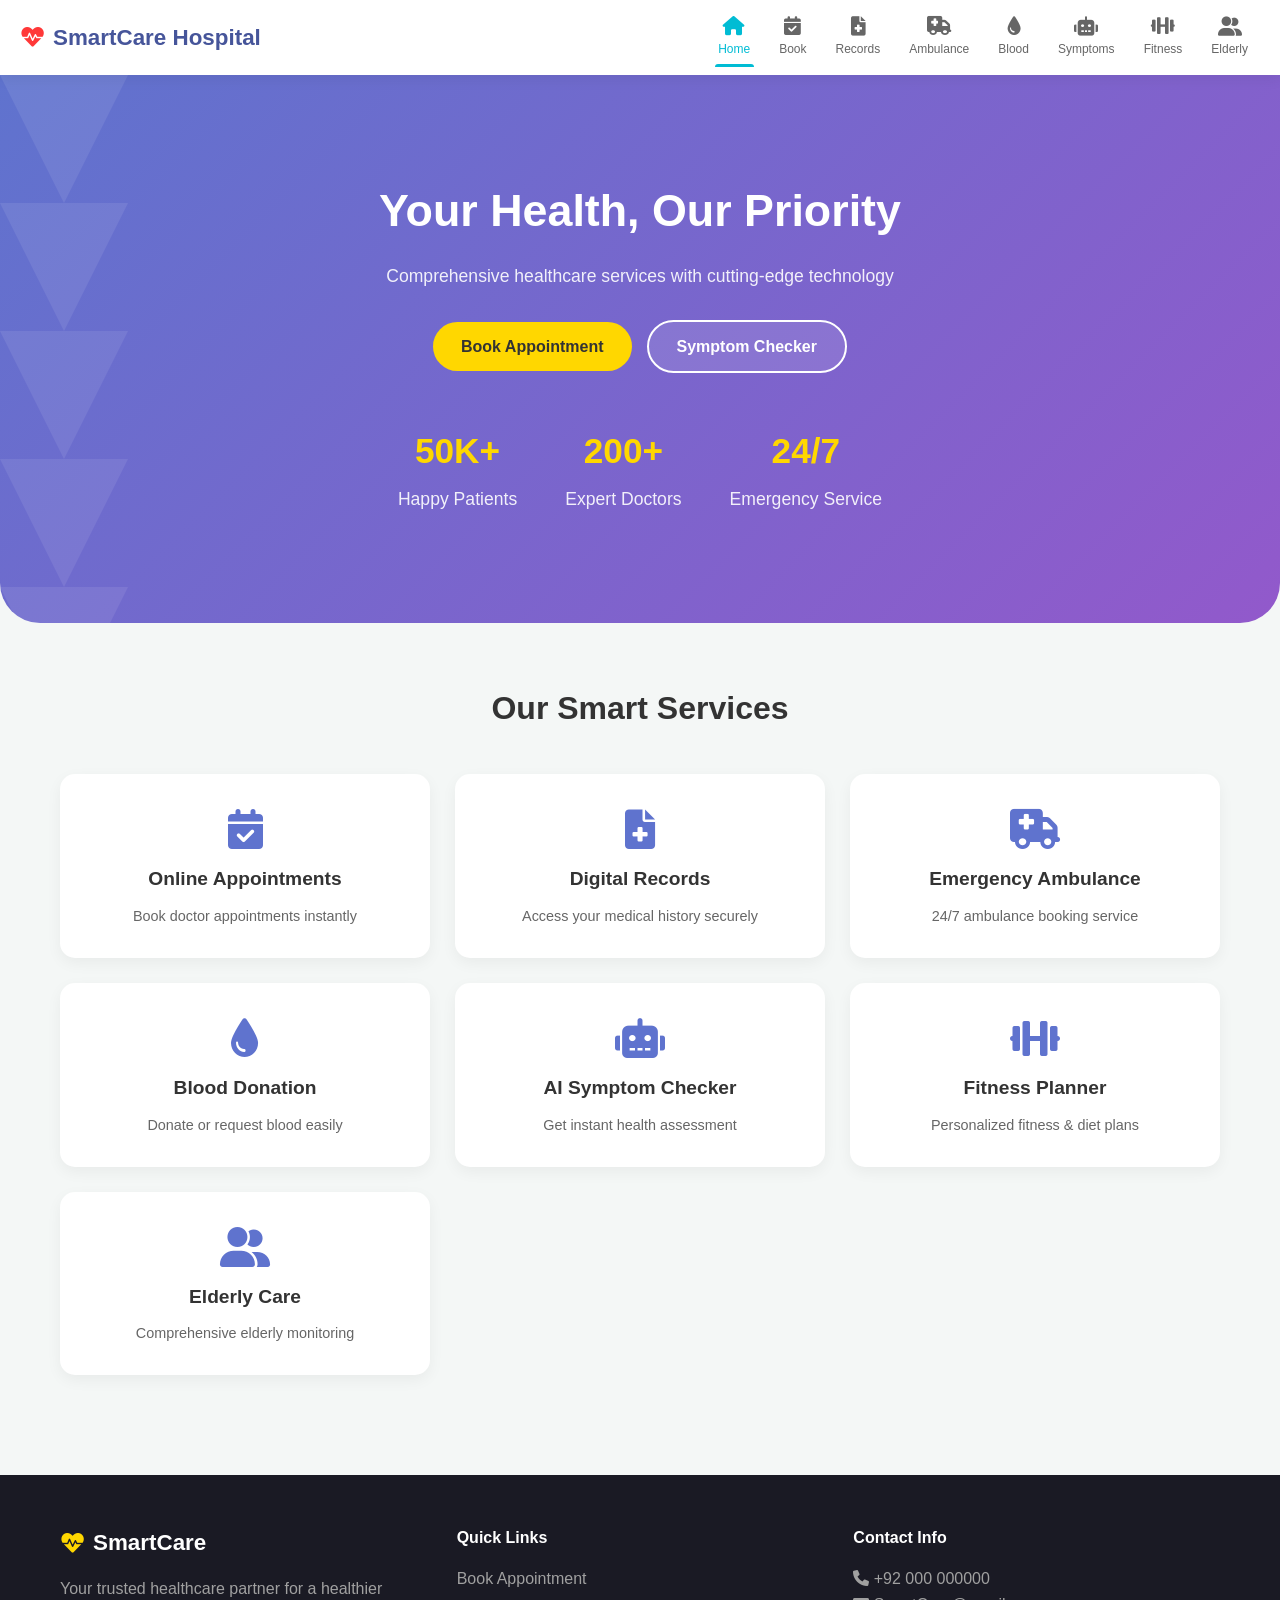
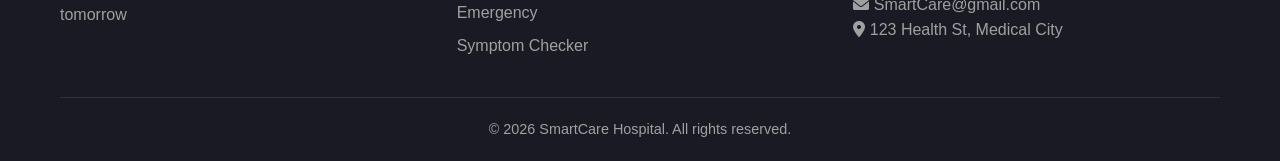
<file: index.html>
<!DOCTYPE html>
<html lang="en">
<head>
    <meta charset="UTF-8">
    <meta name="viewport" content="width=device-width, initial-scale=1.0">
    <title>SmartCare Hospital - Your Health, Our Priority</title>
    <link rel="stylesheet" href="style.css">
    <link href="https://cdnjs.cloudflare.com/ajax/libs/font-awesome/6.0.0/css/all.min.css" rel="stylesheet">
</head>
<body>
    <!-- Navigation -->
    <nav class="navbar">
        <div class="nav-container">
            <a href="index.html" class="nav-logo">
                <i class="fas fa-heartbeat"></i> SmartCare Hospital
            </a>
            <ul class="nav-menu">
                <li class="nav-item"><a href="index.html" class="nav-link active"><i class="fas fa-home"></i><span>Home</span></a></li>
                <li class="nav-item"><a href="appointment.html" class="nav-link"><i class="fas fa-calendar-check"></i><span>Book</span></a></li>
                <li class="nav-item"><a href="records.html" class="nav-link"><i class="fas fa-file-medical"></i><span>Records</span></a></li>
                <li class="nav-item"><a href="ambulance.html" class="nav-link"><i class="fas fa-ambulance"></i><span>Ambulance</span></a></li>
                <li class="nav-item"><a href="blood.html" class="nav-link"><i class="fas fa-tint"></i><span>Blood</span></a></li>
                <li class="nav-item"><a href="symptom.html" class="nav-link"><i class="fas fa-robot"></i><span>Symptoms</span></a></li>
                <li class="nav-item"><a href="fitness.html" class="nav-link"><i class="fas fa-dumbbell"></i><span>Fitness</span></a></li>
                <li class="nav-item"><a href="elderly.html" class="nav-link"><i class="fas fa-user-friends"></i><span>Elderly</span></a></li>
            </ul>
        </div>
    </nav>

    <!-- Hero Section -->
    <section class="hero">
        <div class="container">
            <h1>Your Health, Our Priority</h1>
            <p>Comprehensive healthcare services with cutting-edge technology</p>
            <div class="hero-buttons">
                <a href="appointment.html" class="btn btn-primary">Book Appointment</a>
                <a href="symptom.html" class="btn btn-secondary">Symptom Checker</a>
            </div>
            <div class="hero-stats">
                <div class="stat">
                    <h3>50K+</h3>
                    <p>Happy Patients</p>
                </div>
                <div class="stat">
                    <h3>200+</h3>
                    <p>Expert Doctors</p>
                </div>
                <div class="stat">
                    <h3>24/7</h3>
                    <p>Emergency Service</p>
                </div>
            </div>
        </div>
    </section>

    <!-- Services Grid -->
    <section class="services">
        <div class="container">
            <h2 class="section-title">Our Smart Services</h2>
            <div class="services-grid">
                <div class="service-card" onclick="window.location.href='appointment.html'">
                    <i class="fas fa-calendar-check"></i>
                    <h3>Online Appointments</h3>
                    <p>Book doctor appointments instantly</p>
                </div>
                <div class="service-card" onclick="window.location.href='records.html'">
                    <i class="fas fa-file-medical"></i>
                    <h3>Digital Records</h3>
                    <p>Access your medical history securely</p>
                </div>
                <div class="service-card" onclick="window.location.href='ambulance.html'">
                    <i class="fas fa-ambulance"></i>
                    <h3>Emergency Ambulance</h3>
                    <p>24/7 ambulance booking service</p>
                </div>
                <div class="service-card" onclick="window.location.href='blood.html'">
                    <i class="fas fa-tint"></i>
                    <h3>Blood Donation</h3>
                    <p>Donate or request blood easily</p>
                </div>
                <div class="service-card" onclick="window.location.href='symptom.html'">
                    <i class="fas fa-robot"></i>
                    <h3>AI Symptom Checker</h3>
                    <p>Get instant health assessment</p>
                </div>
                <div class="service-card" onclick="window.location.href='fitness.html'">
                    <i class="fas fa-dumbbell"></i>
                    <h3>Fitness Planner</h3>
                    <p>Personalized fitness & diet plans</p>
                </div>
                <div class="service-card" onclick="window.location.href='elderly.html'">
                    <i class="fas fa-user-friends"></i>
                    <h3>Elderly Care</h3>
                    <p>Comprehensive elderly monitoring</p>
                </div>
            </div>
        </div>
    </section>

    <!-- Footer -->
    <footer class="footer">
        <div class="container">
            <div class="footer-content">
                <div class="footer-section">
                    <div class="nav-logo" style="color: white; margin-bottom: 15px;">
                        <i class="fas fa-heartbeat" style="color: #ffd700;"></i> SmartCare
                    </div>
                    <p>Your trusted healthcare partner for a healthier tomorrow</p>
                </div>
                <div class="footer-section">
                    <h4>Quick Links</h4>
                    <ul>
                        <li><a href="appointment.html">Book Appointment</a></li>
                        <li><a href="ambulance.html">Emergency</a></li>
                        <li><a href="symptom.html">Symptom Checker</a></li>
                    </ul>
                </div>
                <div class="footer-section">
                    <h4>Contact Info</h4>
                    <p><i class="fas fa-phone"></i> +92 000 000000</p>
                    <p><i class="fas fa-envelope"></i> SmartCare@gmail.com</p>
                    <p><i class="fas fa-map-marker-alt"></i> 123 Health St, Medical City</p>
                </div>
            </div>
            <div class="footer-bottom">
                <p>&copy; 2026 SmartCare Hospital. All rights reserved.</p>
            </div>
        </div>
    </footer>
</body>
</html>
</file>
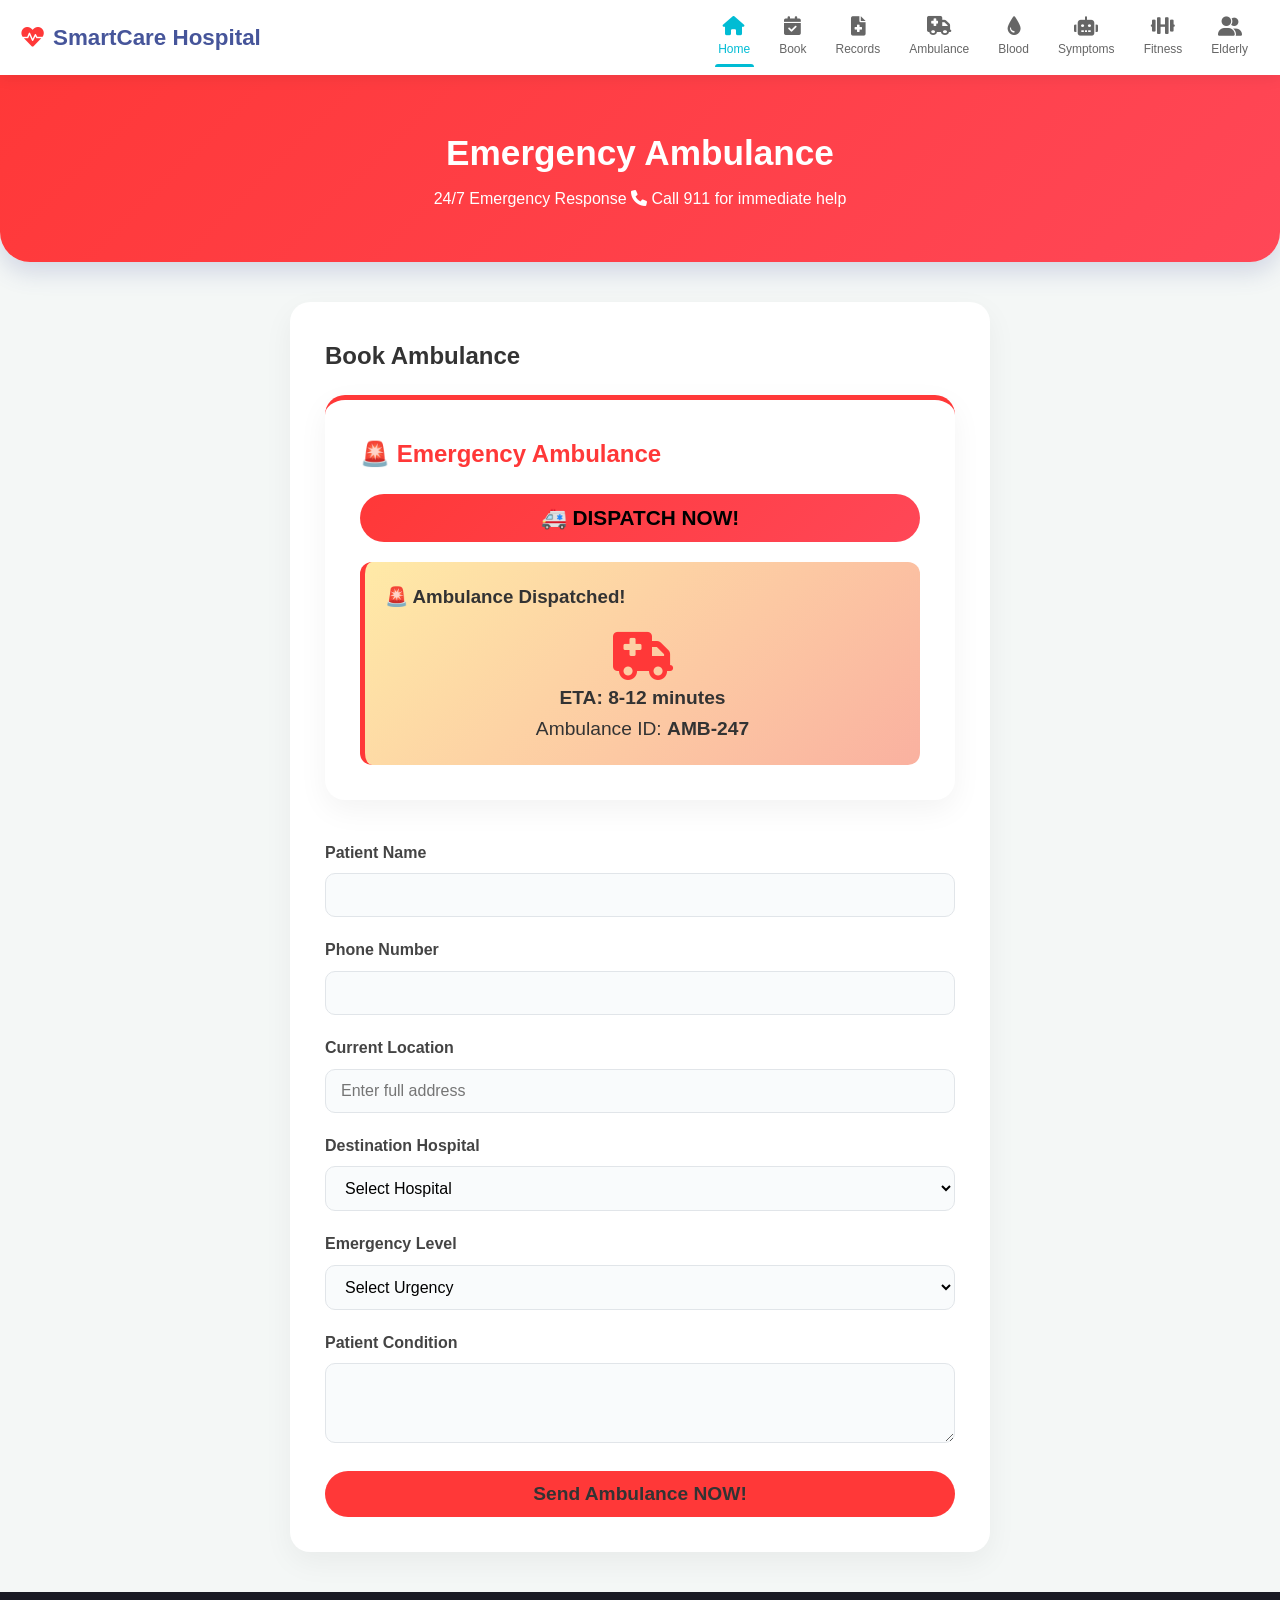
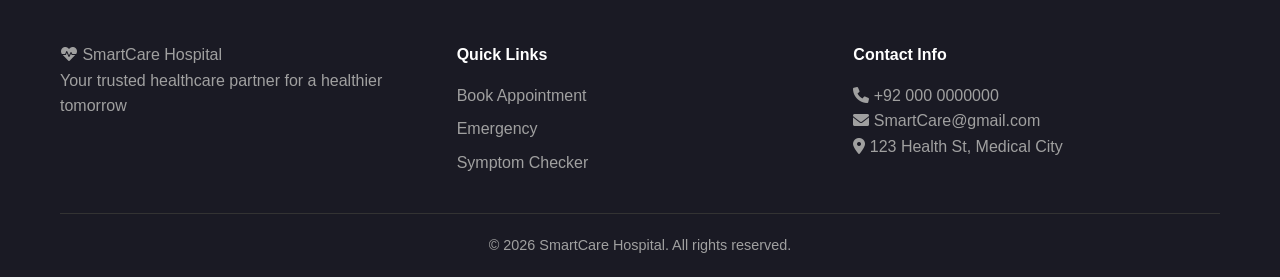
<file: ambulance.html>
<!DOCTYPE html>
<html lang="en">
<head>
    <meta charset="UTF-8">
    <meta name="viewport" content="width=device-width, initial-scale=1.0">
    <title>Emergency Ambulance - SmartCare Hospital</title>
    <link rel="stylesheet" href="style.css">
    <link href="https://cdnjs.cloudflare.com/ajax/libs/font-awesome/6.0.0/css/all.min.css" rel="stylesheet">
</head>
<body>
    <!-- Navigation -->
    <nav class="navbar">
        <div class="nav-container">
            <a href="index.html" class="nav-logo">
                <i class="fas fa-heartbeat"></i> SmartCare Hospital
            </a>
            <ul class="nav-menu">
                <li class="nav-item"><a href="index.html" class="nav-link active"><i class="fas fa-home"></i><span>Home</span></a></li>
                <li class="nav-item"><a href="appointment.html" class="nav-link"><i class="fas fa-calendar-check"></i><span>Book</span></a></li>
                <li class="nav-item"><a href="records.html" class="nav-link"><i class="fas fa-file-medical"></i><span>Records</span></a></li>
                <li class="nav-item"><a href="ambulance.html" class="nav-link"><i class="fas fa-ambulance"></i><span>Ambulance</span></a></li>
                <li class="nav-item"><a href="blood.html" class="nav-link"><i class="fas fa-tint"></i><span>Blood</span></a></li>
                <li class="nav-item"><a href="symptom.html" class="nav-link"><i class="fas fa-robot"></i><span>Symptoms</span></a></li>
                <li class="nav-item"><a href="fitness.html" class="nav-link"><i class="fas fa-dumbbell"></i><span>Fitness</span></a></li>
                <li class="nav-item"><a href="elderly.html" class="nav-link"><i class="fas fa-user-friends"></i><span>Elderly</span></a></li>
            </ul>
        </div>
    </nav>

    <!--Hidden header-->
    <section class="page-header" style="background: linear-gradient(135deg, #ff3838, #ff4757);">
        <div class="container">
            <h1>Emergency Ambulance</h1>
            <p>24/7 Emergency Response  <i class="fas fa-phone"></i> Call 911 for immediate help</p>
        </div>
    </section>

    <!--Form body-->
    <div class="container">
        <div class="form-container">
            <h2>Book Ambulance</h2>
    <form id="ambulanceForm">
        <div class="form-container glow" style="border-top: 5px solid #ff3838;">
                <h2 style="color: #ff3838;">🚨 Emergency Ambulance</h2>
                <button type="submit" class="btn" style="background: linear-gradient(135deg, #ff3838, #ff4757); width: 100%; font-size: 1.3rem; font-weight: bold;">🚑 DISPATCH NOW!</button>
    
               <!-- STATIC CONFIRMATION -->
             <div class="result-box" style="border-left: 5px solid #ff3838; background: linear-gradient(135deg, #ffeaa7, #fab1a0);">
                <h3>🚨 Ambulance Dispatched!</h3>
             <div style="font-size: 1.2rem; text-align: center;">
                    <i class="fas fa-ambulance" style="font-size: 3rem; color: #ff3838; animation: pulse 1s infinite; "></i>
                    <p><strong>ETA: 8-12 minutes</strong></p>
                    <p>Ambulance ID: <strong>AMB-247</strong></p>
             </div>
             </div>
        </div>
                <div class="form-group">
                    <label>Patient Name</label>
                    <input type="text" required>
                </div>
                <div class="form-group">
                    <label>Phone Number</label>
                    <input type="tel" required>
                </div>
                <div class="form-group">
                    <label>Current Location</label>
                    <input type="text" placeholder="Enter full address" required>
                </div>
                <div class="form-group">
                    <label>Destination Hospital</label>
                    <select required>
                        <option value="">Select Hospital</option>
                        <option value="smartcare">SmartCare Hospital (Main)</option>
                        <option value="branch1">SmartCare Branch 1</option>
                        <option value="branch2">SmartCare Branch 2</option>
                    </select>
                </div>
                <div class="form-group">
                    <label>Emergency Level</label>
                    <select required>
                        <option value="">Select Urgency</option>
                        <option value="critical">Critical - Life Threatening</option>
                        <option value="high">High Priority</option>
                        <option value="medium">Medium Priority</option>
                    </select>
                </div>
                <div class="form-group">
                    <label>Patient Condition</label>
                    <textarea rows="3" required></textarea>
                </div>
                <button type="submit" class="btn btn-primary" style="width: 100%; background: #ff3838; font-size: 1.2rem;">Send Ambulance NOW!</button>
            </form>
        </div>
    </div>

    <!--Same footer for all pages-->
    <footer class="footer">
        <div class="container">
            <div class="footer-content">
                <div class="footer-section">
                    <div class="footer-logo">
                        <i class="fas fa-heartbeat"></i>
                        SmartCare Hospital
                    </div>
                    <p>Your trusted healthcare partner for a healthier tomorrow</p>
                </div>
                <div class="footer-section">
                    <h4>Quick Links</h4>
                    <ul>
                        <li><a href="appointment.html">Book Appointment</a></li>
                        <li><a href="ambulance.html">Emergency</a></li>
                        <li><a href="symptom.html">Symptom Checker</a></li>
                    </ul>
                </div>
                <div class="footer-section">
                    <h4>Contact Info</h4>
                    <p><i class="fas fa-phone"></i> +92 000 0000000</p>
                    <p><i class="fas fa-envelope"></i> SmartCare@gmail.com</p>
                    <p><i class="fas fa-map-marker-alt"></i> 123 Health St, Medical City</p>
                </div>
            </div>
            <div class="footer-bottom">
                <p>&copy; 2026 SmartCare Hospital. All rights reserved.</p>
            </div>
        </div>
    </footer>
</body>
</html>
</file>
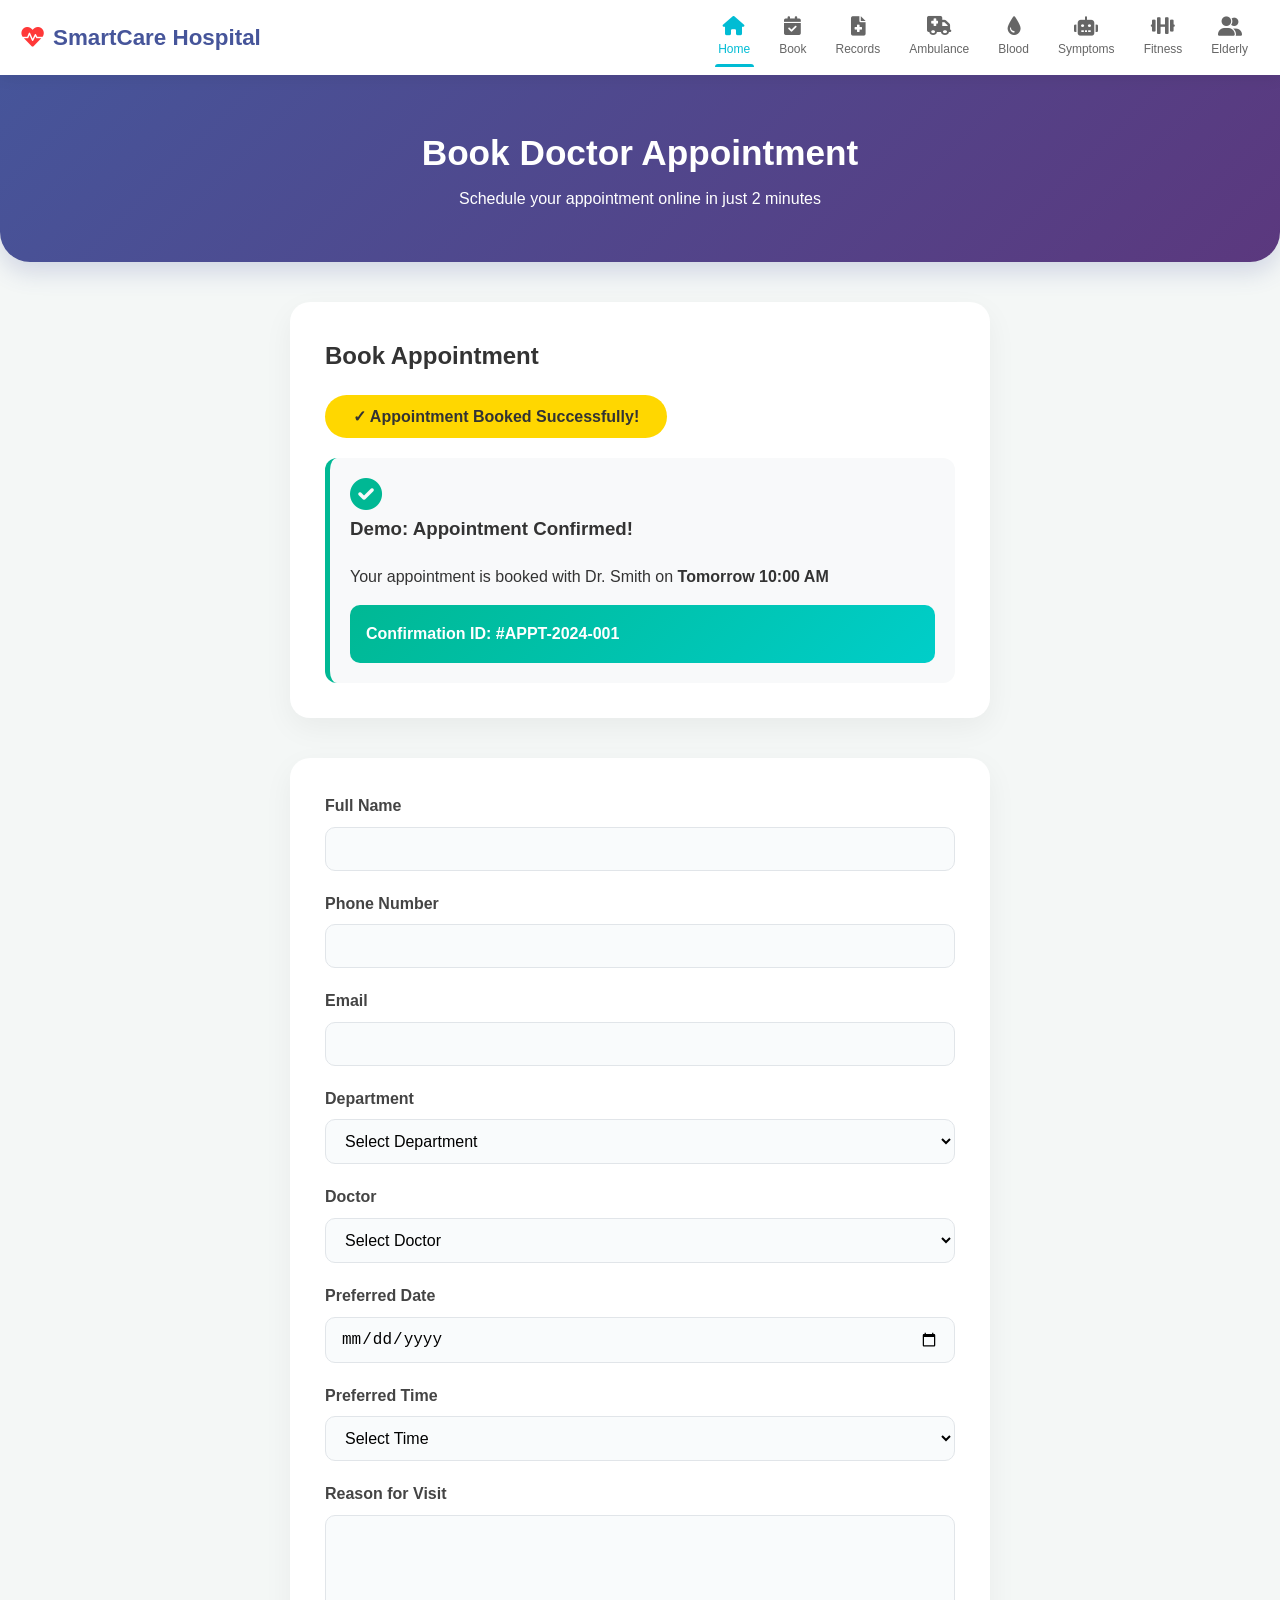
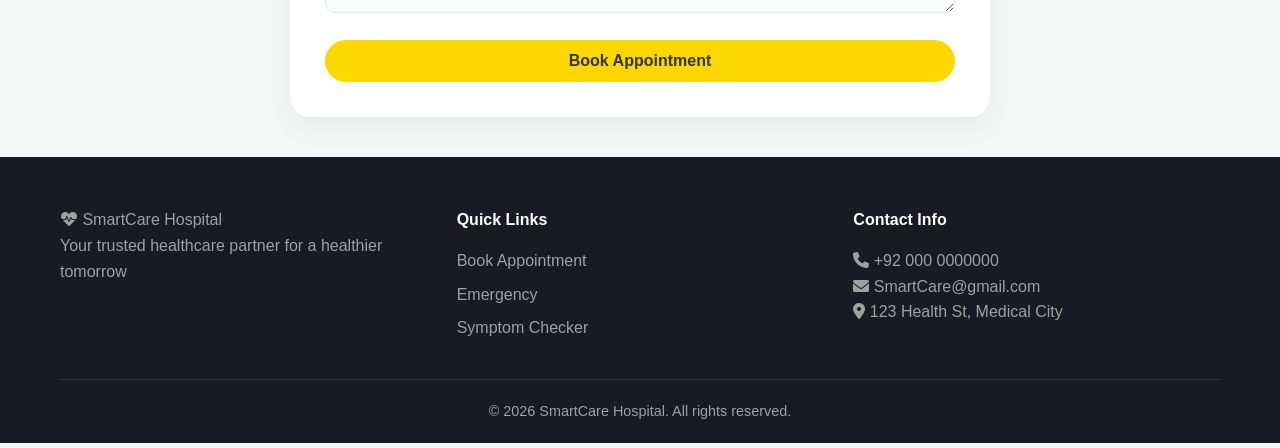
<file: appointment.html>
<!DOCTYPE html>
<html lang="en">
<head>
    <meta charset="UTF-8">
    <meta name="viewport" content="width=device-width, initial-scale=1.0">
    <title>Book Appointment - SmartCare Hospital</title>
    <link rel="stylesheet" href="style.css">
    <link href="https://cdnjs.cloudflare.com/ajax/libs/font-awesome/6.0.0/css/all.min.css" rel="stylesheet">
</head>
<body>
    <!-- Navigation -->
    <nav class="navbar">
        <div class="nav-container">
            <a href="index.html" class="nav-logo">
                <i class="fas fa-heartbeat"></i> SmartCare Hospital
            </a>
            <ul class="nav-menu">
                <li class="nav-item"><a href="index.html" class="nav-link active"><i class="fas fa-home"></i><span>Home</span></a></li>
                <li class="nav-item"><a href="appointment.html" class="nav-link"><i class="fas fa-calendar-check"></i><span>Book</span></a></li>
                <li class="nav-item"><a href="records.html" class="nav-link"><i class="fas fa-file-medical"></i><span>Records</span></a></li>
                <li class="nav-item"><a href="ambulance.html" class="nav-link"><i class="fas fa-ambulance"></i><span>Ambulance</span></a></li>
                <li class="nav-item"><a href="blood.html" class="nav-link"><i class="fas fa-tint"></i><span>Blood</span></a></li>
                <li class="nav-item"><a href="symptom.html" class="nav-link"><i class="fas fa-robot"></i><span>Symptoms</span></a></li>
                <li class="nav-item"><a href="fitness.html" class="nav-link"><i class="fas fa-dumbbell"></i><span>Fitness</span></a></li>
                <li class="nav-item"><a href="elderly.html" class="nav-link"><i class="fas fa-user-friends"></i><span>Elderly</span></a></li>
            </ul>
        </div>
    </nav>

    <!--Hidden Header-->
    <section class="page-header">
        <div class="container">
            <h1>Book Doctor Appointment</h1>
            <p>Schedule your appointment online in just 2 minutes</p>
        </div>
    </section>

    <!--Form body-->
    <div class="form-container glow">
    <h2>Book Appointment</h2>
        <button type="submit" class="btn btn-primary">✓ Appointment Booked Successfully!</button>
    
    <!-- STATIC SUCCESS MESSAGE -->
    <div class="result-box demo-content">
        <i class="fas fa-check-circle" style="color: #00b894; font-size: 2rem;"></i>
        <h3>Demo: Appointment Confirmed!</h3>
        <p>Your appointment is booked with Dr. Smith on <strong>Tomorrow 10:00 AM</strong></p>
        <div style="background: linear-gradient(135deg, #00b894, #00cec9); color: white; padding: 1rem; border-radius: 10px; margin-top: 1rem;">
            <strong>Confirmation ID: #APPT-2024-001</strong>
        </div>
    </div>
</div>

    <div class="container">
        <div class="form-container">
            <form id="appointmentForm">
                <div class="form-group">
                    <label>Full Name</label>
                    <input type="text" required>
                </div>
                <div class="form-group">
                    <label>Phone Number</label>
                    <input type="tel" required>
                </div>
                <div class="form-group">
                    <label>Email</label>
                    <input type="email" required>
                </div>
                <div class="form-group">
                    <label>Department</label>
                    <select required>
                        <option value="">Select Department</option>
                        <option value="cardiology">Cardiology</option>
                        <option value="neurology">Neurology</option>
                        <option value="orthopedics">Orthopedics</option>
                        <option value="pediatrics">Pediatrics</option>
                        <option value="dermatology">Dermatology</option>
                    </select>
                </div>
                <div class="form-group">
                    <label>Doctor</label>
                    <select required>
                        <option value="">Select Doctor</option>
                        <option value="dr-smith">Dr. John Smith</option>
                        <option value="dr-jones">Dr. Emily Jones</option>
                        <option value="dr-lee">Dr. Michael Lee</option>
                    </select>
                </div>
                <div class="form-group">
                    <label>Preferred Date</label>
                    <input type="date" required>
                </div>
                <div class="form-group">
                    <label>Preferred Time</label>
                    <select required>
                        <option value="">Select Time</option>
                        <option value="09:00">09:00 AM</option>
                        <option value="10:00">10:00 AM</option>
                        <option value="11:00">11:00 AM</option>
                        <option value="14:00">02:00 PM</option>
                        <option value="15:00">03:00 PM</option>
                    </select>
                </div>
                <div class="form-group">
                    <label>Reason for Visit</label>
                    <textarea rows="4" required></textarea>
                </div>
                <button type="submit" class="btn btn-primary" style="width: 100%;">Book Appointment</button>
            </form>
        </div>
    </div>

     <!-- Same footer for all pages -->
    <footer class="footer">
        <div class="container">
            <div class="footer-content">
                <div class="footer-section">
                    <div class="footer-logo">
                        <i class="fas fa-heartbeat"></i>
                        SmartCare Hospital
                    </div>
                    <p>Your trusted healthcare partner for a healthier tomorrow</p>
                </div>
                <div class="footer-section">
                    <h4>Quick Links</h4>
                    <ul>
                        <li><a href="appointment.html">Book Appointment</a></li>
                        <li><a href="ambulance.html">Emergency</a></li>
                        <li><a href="symptom.html">Symptom Checker</a></li>
                    </ul>
                </div>
                <div class="footer-section">
                    <h4>Contact Info</h4>
                    <p><i class="fas fa-phone"></i> +92 000 0000000</p>
                    <p><i class="fas fa-envelope"></i> SmartCare@gmail.com</p>
                    <p><i class="fas fa-map-marker-alt"></i> 123 Health St, Medical City</p>
                </div>
            </div>
            <div class="footer-bottom">
                <p>&copy; 2026 SmartCare Hospital. All rights reserved.</p>
            </div>
        </div>
    </footer>
</body>
</html>
</file>
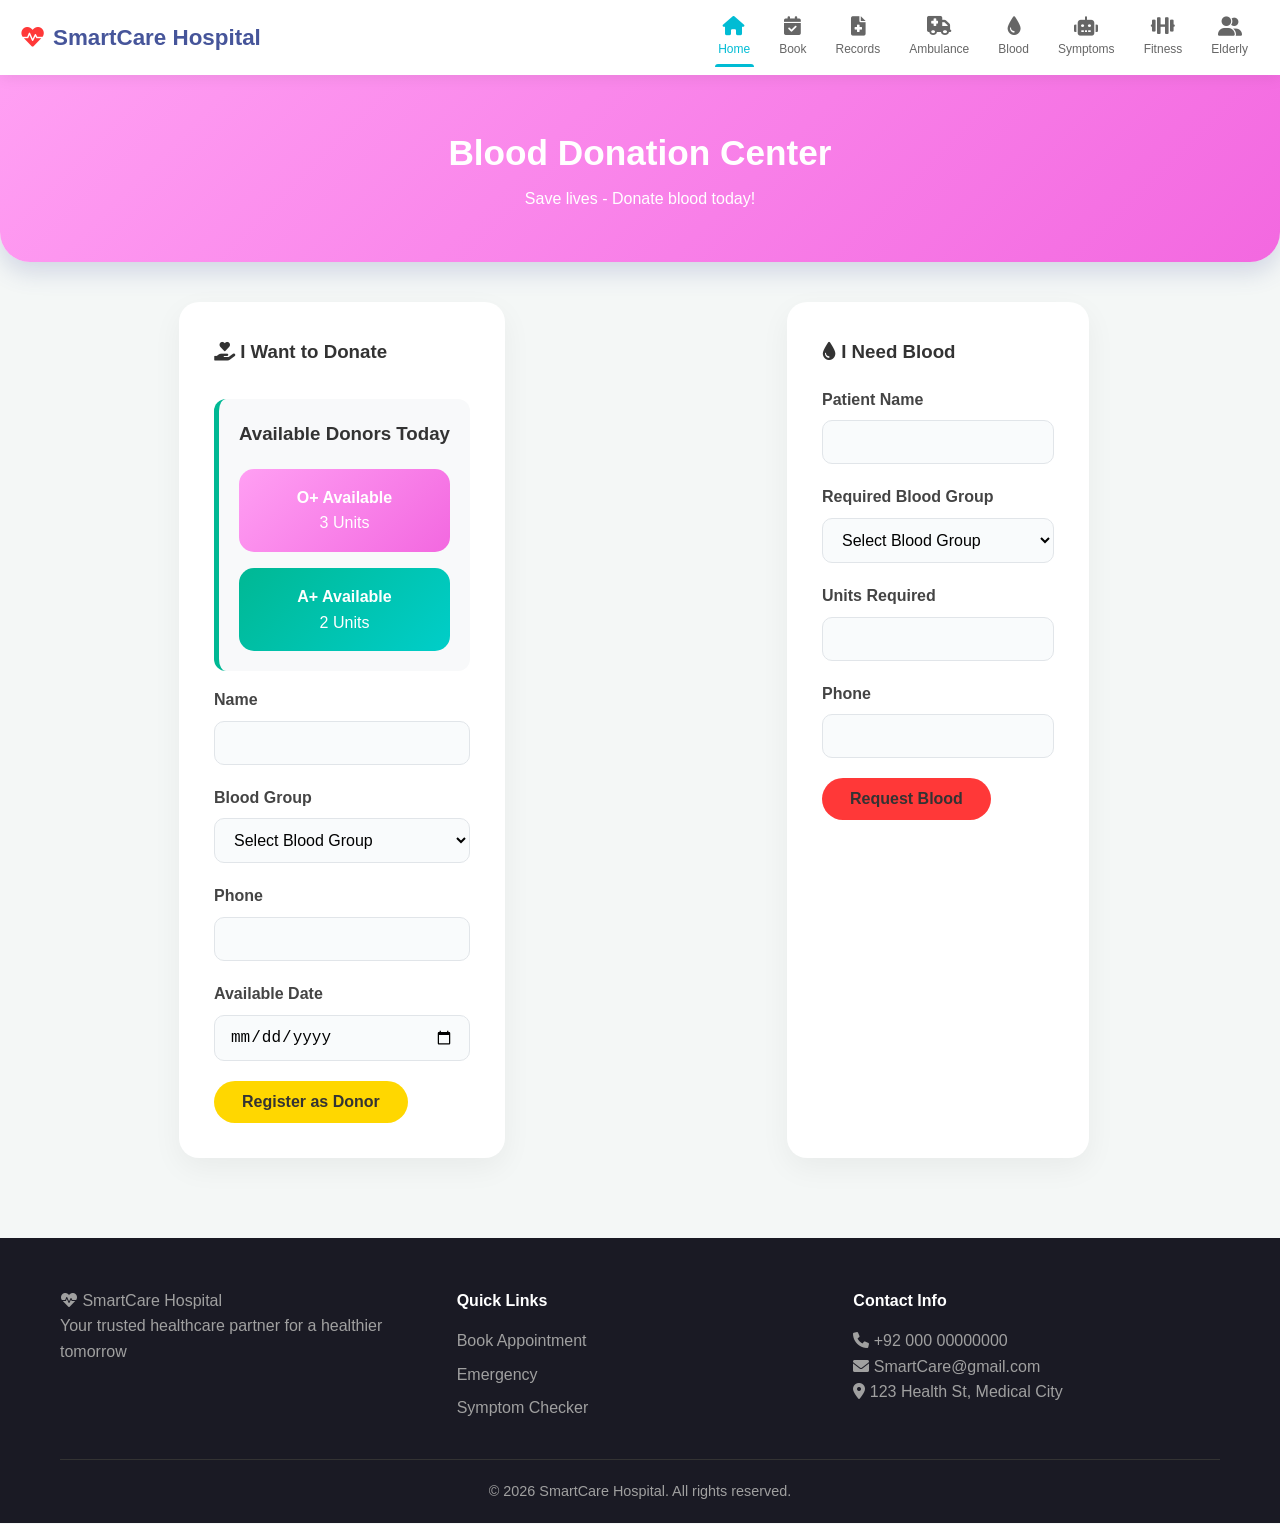
<file: blood.html>
<!DOCTYPE html>
<html lang="en">
<head>
    <meta charset="UTF-8">
    <meta name="viewport" content="width=device-width, initial-scale=1.0">
    <title>Blood Bank - SmartCare Hospital</title>
    <link rel="stylesheet" href="style.css">
    <link href="https://cdnjs.cloudflare.com/ajax/libs/font-awesome/6.0.0/css/all.min.css" rel="stylesheet">
</head>
<body>

    <!-- Navigation -->
    <nav class="navbar">
        <div class="nav-container">
            <a href="index.html" class="nav-logo">
                <i class="fas fa-heartbeat"></i> SmartCare Hospital
            </a>
            <ul class="nav-menu">
                <li class="nav-item"><a href="index.html" class="nav-link active"><i class="fas fa-home"></i><span>Home</span></a></li>
                <li class="nav-item"><a href="appointment.html" class="nav-link"><i class="fas fa-calendar-check"></i><span>Book</span></a></li>
                <li class="nav-item"><a href="records.html" class="nav-link"><i class="fas fa-file-medical"></i><span>Records</span></a></li>
                <li class="nav-item"><a href="ambulance.html" class="nav-link"><i class="fas fa-ambulance"></i><span>Ambulance</span></a></li>
                <li class="nav-item"><a href="blood.html" class="nav-link"><i class="fas fa-tint"></i><span>Blood</span></a></li>
                <li class="nav-item"><a href="symptom.html" class="nav-link"><i class="fas fa-robot"></i><span>Symptoms</span></a></li>
                <li class="nav-item"><a href="fitness.html" class="nav-link"><i class="fas fa-dumbbell"></i><span>Fitness</span></a></li>
                <li class="nav-item"><a href="elderly.html" class="nav-link"><i class="fas fa-user-friends"></i><span>Elderly</span></a></li>
            </ul>
        </div>
    </nav>

    <!--Hidden header-->
    <section class="page-header" style="background: linear-gradient(135deg, #ff9ff3, #f368e0);">
        <div class="container">
            <h1>Blood Donation Center</h1>
            <p>Save lives - Donate blood today!</p>
        </div>
    </section>

    <!--Form body-->
    <div class="container">
        <div style="display: grid; grid-template-columns: 1fr 1fr; gap: 2rem; margin-top: 40px;">
            <div class="form-container">
                <h3><i class="fas fa-hand-holding-heart"></i> I Want to Donate</h3>
                <form id="donorForm">
                     <div class="result-box glow" style="grid-column: 1 / -1; margin-top: 2rem; margin-bottom: 1rem;">
                            <h3>Available Donors Today</h3>
                            <div style="display: grid; grid-template-columns: repeat(auto-fit, minmax(200px, 1fr)); gap: 1rem;">
                           <div class="glow" style="padding: 1rem; background: linear-gradient(135deg, #ff9ff3, #f368e0); color: white; border-radius: 15px; text-align: center;">
                           <strong>O+ Available</strong><br>3 Units
                        </div>
                     <div class="glow" style="padding: 1rem; background: linear-gradient(135deg, #00b894, #00cec9); color: white; border-radius: 15px; text-align: center;">
                         <strong>A+ Available</strong><br>2 Units
             </div>
        </div>
    </div>
                    <div class="form-group">
                        <label>Name</label>
                        <input type="text" required>
                    </div>
                    <div class="form-group">
                        <label>Blood Group</label>
                        <select required>
                            <option value="">Select Blood Group</option>
                            <option value="O+">O+</option>
                            <option value="O-">O-</option>
                            <option value="A+">A+</option>
                            <option value="A-">A-</option>
                            <option value="B+">B+</option>
                            <option value="B-">B-</option>
                            <option value="AB+">AB+</option>
                            <option value="AB-">AB-</option>
                        </select>
                    </div>
                    <div class="form-group">
                        <label>Phone</label>
                        <input type="tel" required>
                    </div>
                    <div class="form-group">
                        <label>Available Date</label>
                        <input type="date" required>
                    </div>
                    <button type="submit" class="btn btn-primary">Register as Donor</button>
                </form>
            </div>
<!--I need blood form-->
            <div class="form-container">
                <h3><i class="fas fa-tint"></i> I Need Blood</h3>
                <form id="requestForm">
                    <div class="form-group">
                        <label>Patient Name</label>
                        <input type="text" required>
                    </div>
                    <div class="form-group">
                        <label>Required Blood Group</label>
                        <select required>
                            <option value="">Select Blood Group</option>
                            <option value="O+">O+</option>
                            <option value="O-">O-</option>
                            <option value="A+">A+</option>
                            <option value="A-">A-</option>
                            <option value="B+">B+</option>
                            <option value="B-">B-</option>
                            <option value="AB+">AB+</option>
                            <option value="AB-">AB-</option>
                        </select>
                    </div>
                    <div class="form-group">
                        <label>Units Required</label>
                        <input type="number" min="1" max="10" required>
                    </div>
                    <div class="form-group">
                        <label>Phone</label>
                        <input type="tel" required>
                    </div>
                    <button type="submit" class="btn btn-primary" style="background: #ff3838;">Request Blood</button>
                </form>
            </div>
        </div>
    </div>

     <!-- Footer is same for all pages -->
    <footer class="footer">
        <div class="container">
            <div class="footer-content">
                <div class="footer-section">
                    <div class="footer-logo">
                        <i class="fas fa-heartbeat"></i>
                        SmartCare Hospital
                    </div>
                    <p>Your trusted healthcare partner for a healthier tomorrow</p>
                </div>
                <div class="footer-section">
                    <h4>Quick Links</h4>
                    <ul>
                        <li><a href="appointment.html">Book Appointment</a></li>
                        <li><a href="ambulance.html">Emergency</a></li>
                        <li><a href="symptom.html">Symptom Checker</a></li>
                    </ul>
                </div>
                <div class="footer-section">
                    <h4>Contact Info</h4>
                    <p><i class="fas fa-phone"></i> +92 000 00000000</p>
                    <p><i class="fas fa-envelope"></i> SmartCare@gmail.com</p>
                    <p><i class="fas fa-map-marker-alt"></i> 123 Health St, Medical City</p>
                </div>
            </div>
            <div class="footer-bottom">
                <p>&copy; 2026 SmartCare Hospital. All rights reserved.</p>
            </div>
        </div>
    </footer>
</body>
</html>
</file>
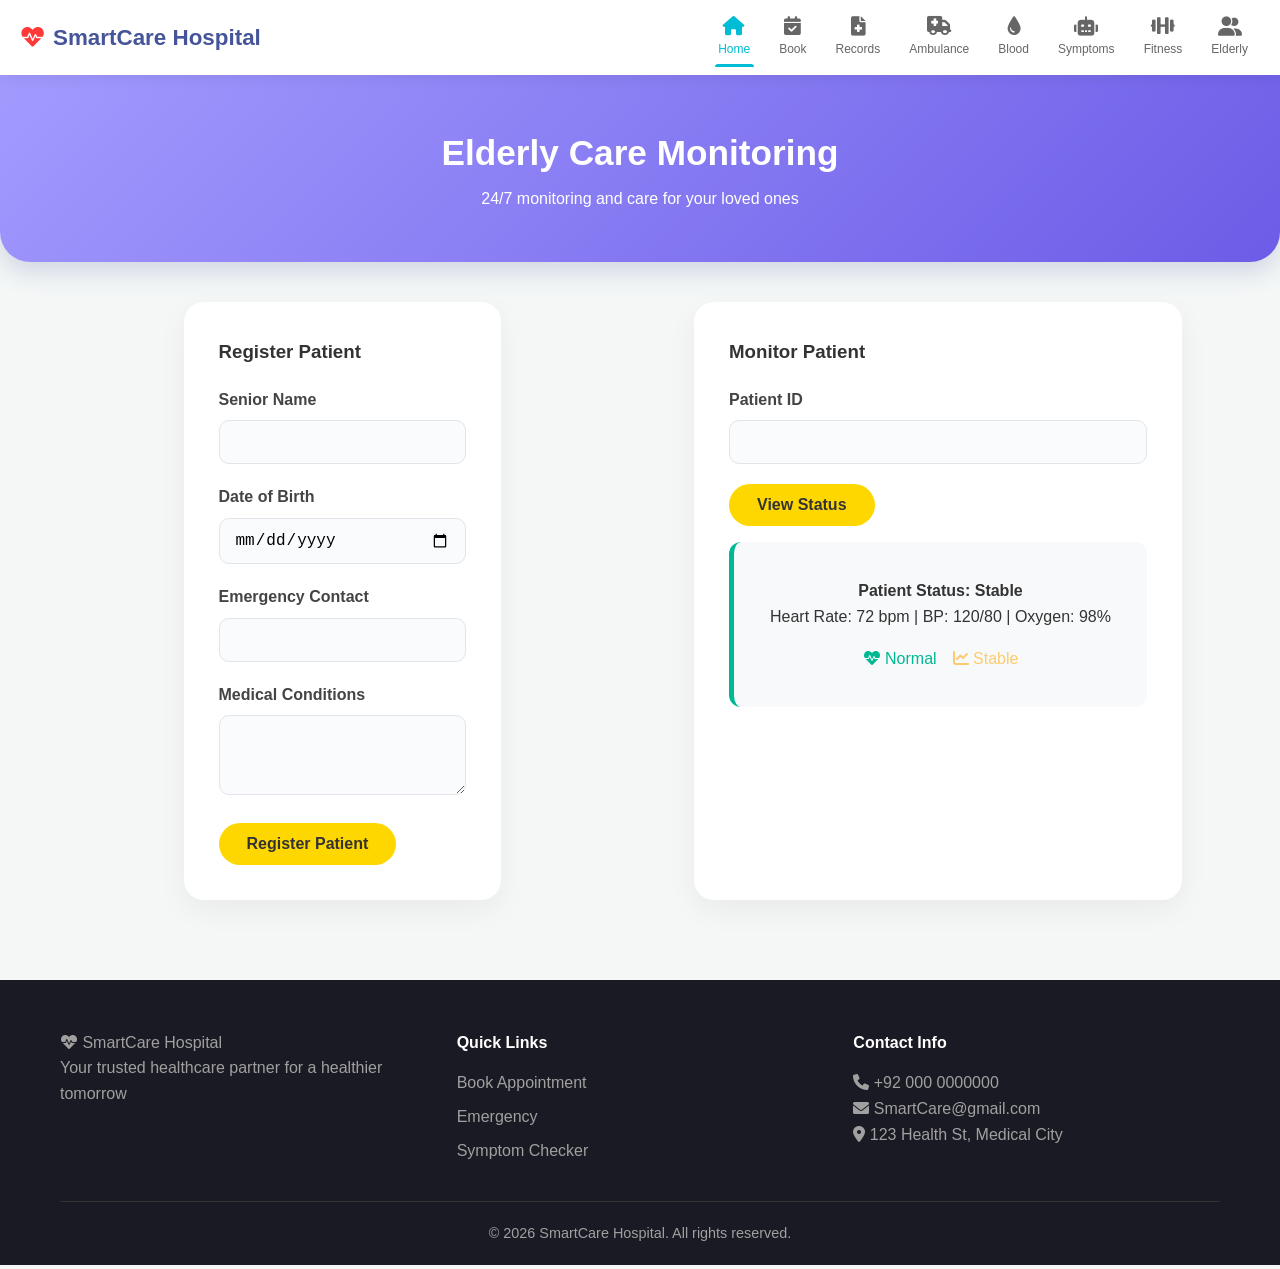
<file: elderly.html>
<!DOCTYPE html>
<html lang="en">
<head>
    <meta charset="UTF-8">
    <meta name="viewport" content="width=device-width, initial-scale=1.0">
    <title>Elderly Care - SmartCare Hospital</title>
    <link rel="stylesheet" href="style.css">
    <link href="https://cdnjs.cloudflare.com/ajax/libs/font-awesome/6.0.0/css/all.min.css" rel="stylesheet">
</head>
<body>
    <!-- Navigation -->
    <nav class="navbar">
        <div class="nav-container">
            <a href="index.html" class="nav-logo">
                <i class="fas fa-heartbeat"></i> SmartCare Hospital
            </a>
            <ul class="nav-menu">
                <li class="nav-item"><a href="index.html" class="nav-link active"><i class="fas fa-home"></i><span>Home</span></a></li>
                <li class="nav-item"><a href="appointment.html" class="nav-link"><i class="fas fa-calendar-check"></i><span>Book</span></a></li>
                <li class="nav-item"><a href="records.html" class="nav-link"><i class="fas fa-file-medical"></i><span>Records</span></a></li>
                <li class="nav-item"><a href="ambulance.html" class="nav-link"><i class="fas fa-ambulance"></i><span>Ambulance</span></a></li>
                <li class="nav-item"><a href="blood.html" class="nav-link"><i class="fas fa-tint"></i><span>Blood</span></a></li>
                <li class="nav-item"><a href="symptom.html" class="nav-link"><i class="fas fa-robot"></i><span>Symptoms</span></a></li>
                <li class="nav-item"><a href="fitness.html" class="nav-link"><i class="fas fa-dumbbell"></i><span>Fitness</span></a></li>
                <li class="nav-item"><a href="elderly.html" class="nav-link"><i class="fas fa-user-friends"></i><span>Elderly</span></a></li>
            </ul>
        </div>
    </nav>

    <!--Hidden header-->
    <section class="page-header" style="background: linear-gradient(135deg, #a29bfe, #6c5ce7);">
        <div class="container">
            <h1>Elderly Care Monitoring</h1>
            <p>24/7 monitoring and care for your loved ones</p>
        </div>
    </section>

    <!--Form body-->
    <div class="container">
        <div style="display: grid; grid-template-columns: repeat(auto-fit, minmax(350px, 1fr)); gap: 2rem; margin-top: 40px;">
            <div class="form-container">
                <h3>Register Patient</h3>
                <form id="elderlyRegister">
                    <div class="form-group">
                        <label>Senior Name</label>
                        <input type="text" required>
                    </div>
                    <div class="form-group">
                        <label>Date of Birth</label>
                        <input type="date" required>
                    </div>
                    <div class="form-group">
                        <label>Emergency Contact</label>
                        <input type="tel" required>
                    </div>
                    <div class="form-group">
                        <label>Medical Conditions</label>
                        <textarea rows="3"></textarea>
                    </div>
                    <button type="submit" class="btn btn-primary">Register Patient</button>
                </form>
            </div>

            <div class="form-container">
                <h3>Monitor Patient</h3>
                <form id="monitorForm">
                    <div class="form-group">
                        <label>Patient ID</label>
                        <input type="text" required>
                    </div>
                    <button type="submit" class="btn btn-primary">View Status</button>
                </form>
                <div class="result-box glow" ="monitorResult" style="display:block; margin-top: 1rem;">
                    <div style="background: #f8f9fa; padding: 1rem; border-radius: 10px; text-align: center;">
                        <h4>Patient Status: Stable</h4>
                        <p>Heart Rate: 72 bpm | BP: 120/80 | Oxygen: 98%</p>
                        <div style="display: flex; gap: 1rem; justify-content: center; margin-top: 1rem;">
                            <span style="color: #00b894;"><i class="fas fa-heartbeat"></i> Normal</span>
                            <span style="color: #fdcb6e;"><i class="fas fa-chart-line"></i> Stable</span>
                        </div>
                    </div>
                </div>
            </div>
        </div>
    </div>

     <!-- Footer is same for all pages -->
    <footer class="footer">
        <div class="container">
            <div class="footer-content">
                <div class="footer-section">
                    <div class="footer-logo">
                        <i class="fas fa-heartbeat"></i>
                        SmartCare Hospital
                    </div>
                    <p>Your trusted healthcare partner for a healthier tomorrow</p>
                </div>
                <div class="footer-section">
                    <h4>Quick Links</h4>
                    <ul>
                        <li><a href="appointment.html">Book Appointment</a></li>
                        <li><a href="ambulance.html">Emergency</a></li>
                        <li><a href="symptom.html">Symptom Checker</a></li>
                    </ul>
                </div>
                <div class="footer-section">
                    <h4>Contact Info</h4>
                    <p><i class="fas fa-phone"></i> +92 000 0000000</p>
                    <p><i class="fas fa-envelope"></i> SmartCare@gmail.com</p>
                    <p><i class="fas fa-map-marker-alt"></i> 123 Health St, Medical City</p>
                </div>
            </div>
            <div class="footer-bottom">
                <p>&copy; 2026 SmartCare Hospital. All rights reserved.</p>
            </div>
        </div>
    </footer>
</body>
</html>
</file>
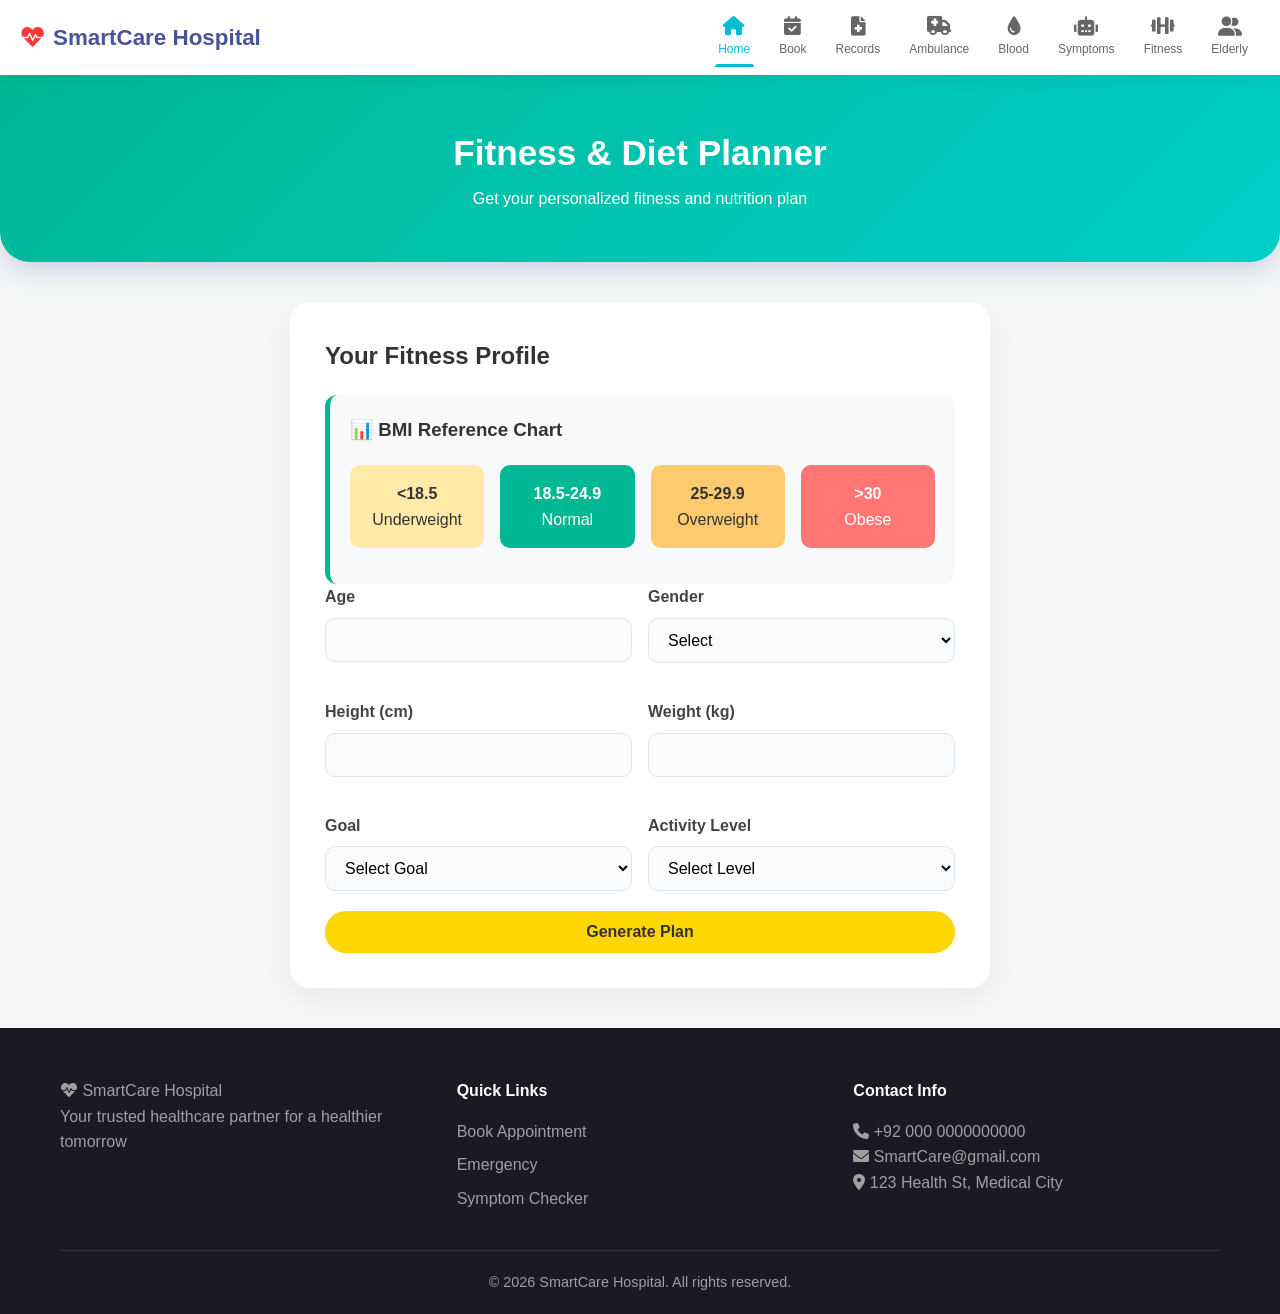
<file: fitness.html>
<!DOCTYPE html>
<html lang="en">
<head>
    <meta charset="UTF-8">
    <meta name="viewport" content="width=device-width, initial-scale=1.0">
    <title>Fitness Planner - SmartCare Hospital</title>
    <link rel="stylesheet" href="style.css">
    <link href="https://cdnjs.cloudflare.com/ajax/libs/font-awesome/6.0.0/css/all.min.css" rel="stylesheet">
</head>
<body>
    <!-- Navigation -->
    <nav class="navbar">
        <div class="nav-container">
            <a href="index.html" class="nav-logo">
                <i class="fas fa-heartbeat"></i> SmartCare Hospital
            </a>
            <ul class="nav-menu">
                <li class="nav-item"><a href="index.html" class="nav-link active"><i class="fas fa-home"></i><span>Home</span></a></li>
                <li class="nav-item"><a href="appointment.html" class="nav-link"><i class="fas fa-calendar-check"></i><span>Book</span></a></li>
                <li class="nav-item"><a href="records.html" class="nav-link"><i class="fas fa-file-medical"></i><span>Records</span></a></li>
                <li class="nav-item"><a href="ambulance.html" class="nav-link"><i class="fas fa-ambulance"></i><span>Ambulance</span></a></li>
                <li class="nav-item"><a href="blood.html" class="nav-link"><i class="fas fa-tint"></i><span>Blood</span></a></li>
                <li class="nav-item"><a href="symptom.html" class="nav-link"><i class="fas fa-robot"></i><span>Symptoms</span></a></li>
                <li class="nav-item"><a href="fitness.html" class="nav-link"><i class="fas fa-dumbbell"></i><span>Fitness</span></a></li>
                <li class="nav-item"><a href="elderly.html" class="nav-link"><i class="fas fa-user-friends"></i><span>Elderly</span></a></li>
            </ul>
        </div>
    </nav>
    <!--Hidden header-->
    <section class="page-header" style="background: linear-gradient(135deg, #00b894, #00cec9);">
        <div class="container">
            <h1>Fitness & Diet Planner</h1>
            <p>Get your personalized fitness and nutrition plan</p>
        </div>
    </section>

    <!--Form body-->
    <div class="container">
        <div class="form-container">
            <h2>Your Fitness Profile</h2>
            <form id="fitnessForm">
                <div class="result-box glow demo-content">
    <h3>📊 BMI Reference Chart</h3>
    <div style="display: grid; grid-template-columns: repeat(4, 1fr); gap: 1rem; margin: 1rem 0;">
        <div style="padding: 1rem; text-align: center; background: #ffeaa7; border-radius: 10px;">
            <strong>&lt;18.5</strong><br>Underweight
        </div>
        <div style="padding: 1rem; text-align: center; background: #00b894; color: white; border-radius: 10px;">
            <strong>18.5-24.9</strong><br>Normal
        </div>
        <div style="padding: 1rem; text-align: center; background: #fdcb6e; border-radius: 10px;">
            <strong>25-29.9</strong><br>Overweight
        </div>
        <div style="padding: 1rem; text-align: center; background: #ff7675; color: white; border-radius: 10px;">
            <strong>&gt;30</strong><br>Obese
        </div>
    </div>
</div>
                <div style="display: grid; grid-template-columns: 1fr 1fr; gap: 1rem;">
                    <div class="form-group">
                        <label>Age</label>
                        <input type="number" min="16" max="80" required>
                    </div>
                    <div class="form-group">
                        <label>Gender</label>
                        <select required>
                            <option value="">Select</option>
                            <option value="male">Male</option>
                            <option value="female">Female</option>
                        </select>
                    </div>
                    <div class="form-group">
                        <label>Height (cm)</label>
                        <input type="number" min="140" max="220" required>
                    </div>
                    <div class="form-group">
                        <label>Weight (kg)</label>
                        <input type="number" min="40" max="200" required>
                    </div>
                    <div class="form-group">
                        <label>Goal</label>
                        <select required>
                            <option value="">Select Goal</option>
                            <option value="lose">Weight Loss</option>
                            <option value="gain">Muscle Gain</option>
                            <option value="maintain">Maintain Weight</option>
                        </select>
                    </div>
                    <div class="form-group">
                        <label>Activity Level</label>
                        <select required>
                            <option value="">Select Level</option>
                            <option value="sedentary">Sedentary</option>
                            <option value="light">Light Exercise</option>
                            <option value="moderate">Moderate</option>
                            <option value="active">Very Active</option>
                        </select>
                    </div>
                </div>
                <button type="submit" class="btn btn-primary" style="width: 100%;">Generate Plan</button>
            </form>

            <div id="fitnessResult" class="result-box" style="display: none;">
                <h3>Your Personalized Plan</h3>
                <div id="bmiResult"></div>
                <div id="dietPlan"></div>
                <div id="workoutPlan"></div>
            </div>
        </div>
    </div>

     <!-- Footer samr for all pages-->
    <footer class="footer">
        <div class="container">
            <div class="footer-content">
                <div class="footer-section">
                    <div class="footer-logo">
                        <i class="fas fa-heartbeat"></i>
                        SmartCare Hospital
                    </div>
                    <p>Your trusted healthcare partner for a healthier tomorrow</p>
                </div>
                <div class="footer-section">
                    <h4>Quick Links</h4>
                    <ul>
                        <li><a href="appointment.html">Book Appointment</a></li>
                        <li><a href="ambulance.html">Emergency</a></li>
                        <li><a href="symptom.html">Symptom Checker</a></li>
                    </ul>
                </div>
                <div class="footer-section">
                    <h4>Contact Info</h4>
                    <p><i class="fas fa-phone"></i> +92 000 0000000000</p>
                    <p><i class="fas fa-envelope"></i> SmartCare@gmail.com</p>
                    <p><i class="fas fa-map-marker-alt"></i> 123 Health St, Medical City</p>
                </div>
            </div>
            <div class="footer-bottom">
                <p>&copy; 2026 SmartCare Hospital. All rights reserved.</p>
            </div>
        </div>
    </footer>
</body>
</html>
</file>
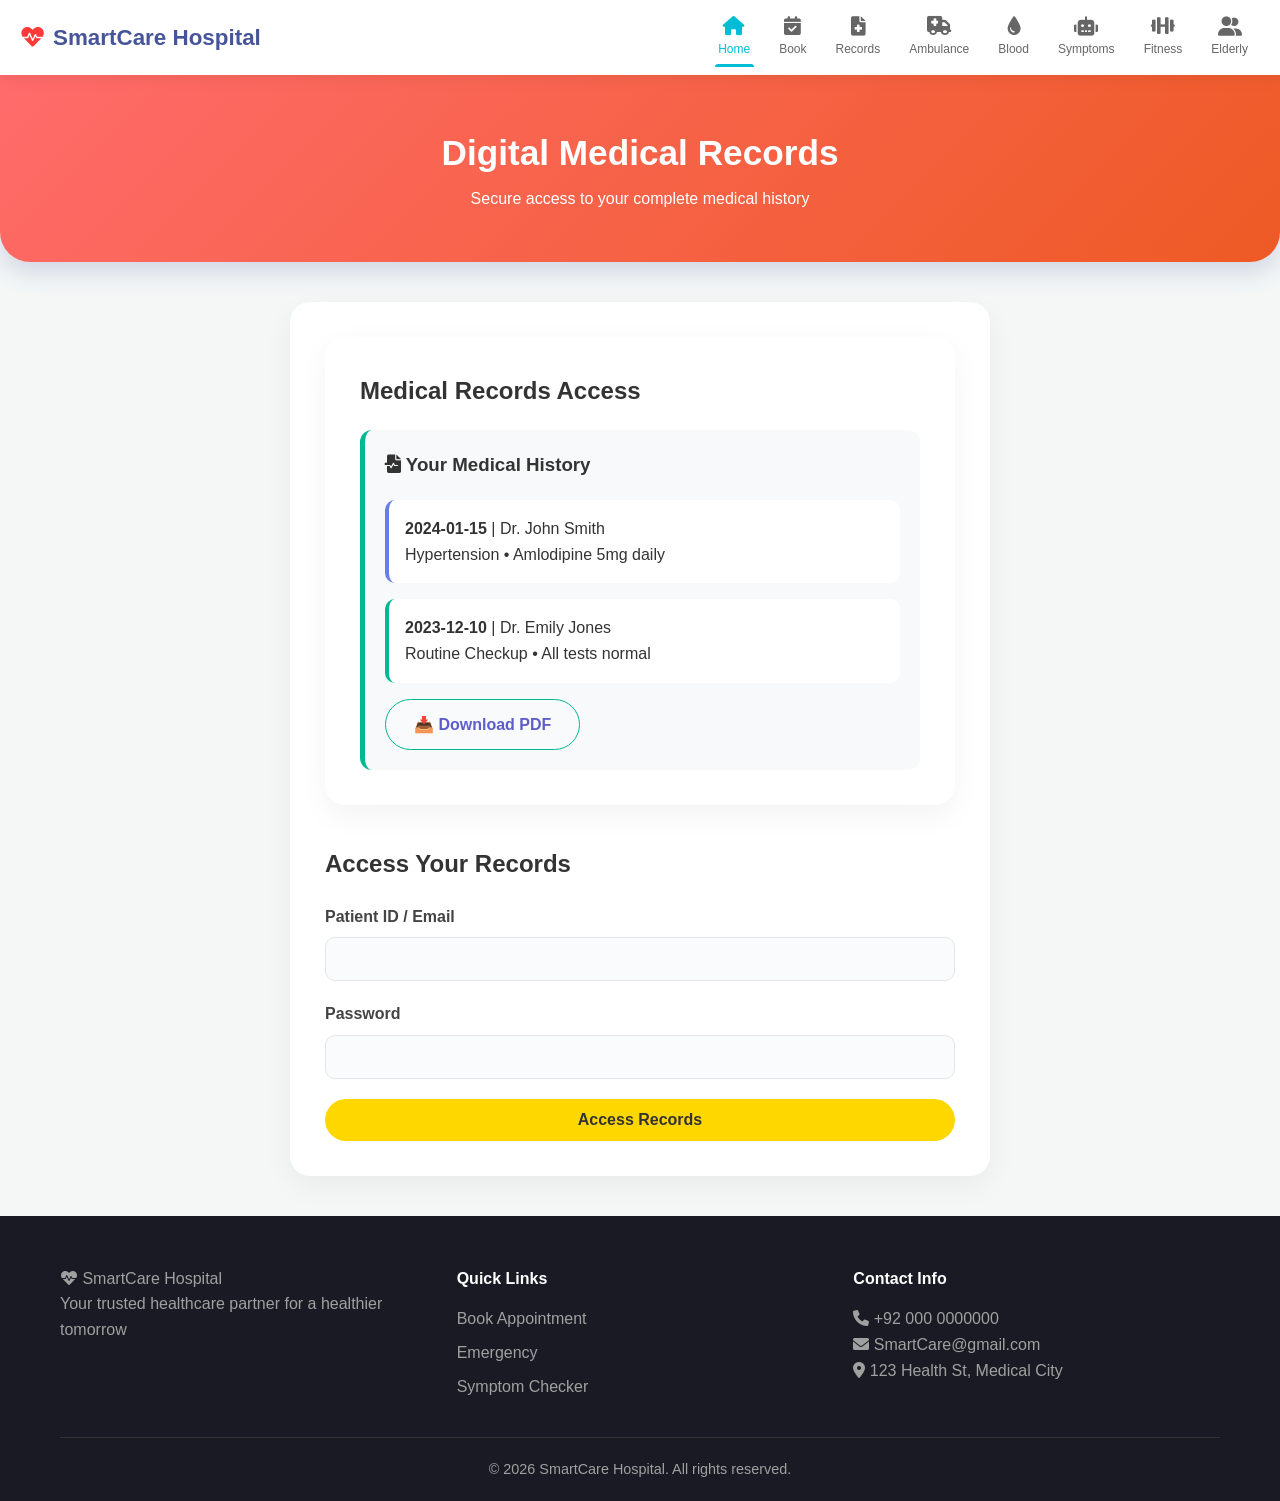
<file: records.html>
<!DOCTYPE html>
<html lang="en">
<head>
    <meta charset="UTF-8">
    <meta name="viewport" content="width=device-width, initial-scale=1.0">
    <title>Medical Records - SmartCare Hospital</title>
    <link rel="stylesheet" href="style.css">
    <link href="https://cdnjs.cloudflare.com/ajax/libs/font-awesome/6.0.0/css/all.min.css" rel="stylesheet">
</head>
<body>
    <!-- Navigation -->
    <nav class="navbar">
        <div class="nav-container">
            <a href="index.html" class="nav-logo">
                <i class="fas fa-heartbeat"></i> SmartCare Hospital
            </a>
            <ul class="nav-menu">
                <li class="nav-item"><a href="index.html" class="nav-link active"><i class="fas fa-home"></i><span>Home</span></a></li>
                <li class="nav-item"><a href="appointment.html" class="nav-link"><i class="fas fa-calendar-check"></i><span>Book</span></a></li>
                <li class="nav-item"><a href="records.html" class="nav-link"><i class="fas fa-file-medical"></i><span>Records</span></a></li>
                <li class="nav-item"><a href="ambulance.html" class="nav-link"><i class="fas fa-ambulance"></i><span>Ambulance</span></a></li>
                <li class="nav-item"><a href="blood.html" class="nav-link"><i class="fas fa-tint"></i><span>Blood</span></a></li>
                <li class="nav-item"><a href="symptom.html" class="nav-link"><i class="fas fa-robot"></i><span>Symptoms</span></a></li>
                <li class="nav-item"><a href="fitness.html" class="nav-link"><i class="fas fa-dumbbell"></i><span>Fitness</span></a></li>
                <li class="nav-item"><a href="elderly.html" class="nav-link"><i class="fas fa-user-friends"></i><span>Elderly</span></a></li>
            </ul>
        </div>
    </nav>

    <!--Hidden header-->
    <section class="page-header" style="background: linear-gradient(135deg, #ff6b6b, #ee5a24);">
        <div class="container">
            <h1>Digital Medical Records</h1>
            <p>Secure access to your complete medical history</p>
        </div>
    </section>

    <!--Form body-->
    <div class="container">
        <div class="form-container">
            <div class="form-container glow">
    <h2>Medical Records Access</h2>

    <div class="result-box glow">
        <h3><i class="fas fa-file-medical-alt"></i> Your Medical History</h3>
        <div style="display: grid; gap: 1rem; margin-top: 1rem;">
            <div class="record-item glow" style="padding: 1rem; background: white; border-radius: 10px; border-left: 4px solid #667eea;">
                <strong>2024-01-15</strong> | Dr. John Smith<br>
                <span>Hypertension • Amlodipine 5mg daily</span>
            </div>
            <div class="record-item glow" style="padding: 1rem; background: white; border-radius: 10px; border-left: 4px solid #00b894;">
                <strong>2023-12-10</strong> | Dr. Emily Jones<br>
                <span>Routine Checkup • All tests normal</span>
            </div>
        </div>
        <a href="#" class="btn btn-secondary" style="margin-top: 1rem; color:rgb(93, 93, 201); border:1px solid #00b894;">📥 Download PDF</a>
    </div>
</div>
            <h2>Access Your Records</h2>
            <form id="recordsForm">
                <div class="form-group">
                    <label>Patient ID / Email</label>
                    <input type="text" required>
                </div>
                <div class="form-group">
                    <label>Password</label>
                    <input type="password" required>
                </div>
                <button type="submit" class="btn btn-primary" style="width: 100%;">Access Records</button>
            </form>

            <div id="recordsResult" class="result-box" style="display: none;">
                <h3>Your Medical Records</h3>
                <div class="record-item">
                    <strong>Date:</strong> 2024-01-15 | <strong>Doctor:</strong> Dr. John Smith<br>
                    <strong>Diagnosis:</strong> Hypertension | <strong>Prescription:</strong> Amlodipine 5mg
                </div>
                <div class="record-item">
                    <strong>Date:</strong> 2023-12-10 | <strong>Doctor:</strong> Dr. Emily Jones<br>
                    <strong>Diagnosis:</strong> Routine Checkup | <strong>Tests:</strong> Blood Work Normal
                </div>
                <a href="#" class="btn btn-secondary" style="margin-top: 1rem;">Download All Records</a>
            </div>
        </div>
    </div>

    <!--Footer is same for all pages-->
    <footer class="footer">
        <div class="container">
            <div class="footer-content">
                <div class="footer-section">
                    <div class="footer-logo">
                        <i class="fas fa-heartbeat"></i>
                        SmartCare Hospital
                    </div>
                    <p>Your trusted healthcare partner for a healthier tomorrow</p>
                </div>
                <div class="footer-section">
                    <h4>Quick Links</h4>
                    <ul>
                        <li><a href="appointment.html">Book Appointment</a></li>
                        <li><a href="ambulance.html">Emergency</a></li>
                        <li><a href="symptom.html">Symptom Checker</a></li>
                    </ul>
                </div>
                <div class="footer-section">
                    <h4>Contact Info</h4>
                    <p><i class="fas fa-phone"></i> +92 000 0000000</p>
                    <p><i class="fas fa-envelope"></i> SmartCare@gmail.com</p>
                    <p><i class="fas fa-map-marker-alt"></i> 123 Health St, Medical City</p>
                </div>
            </div>
            <div class="footer-bottom">
                <p>&copy; 2026 SmartCare Hospital. All rights reserved.</p>
            </div>
        </div>
    </footer>
</body>
</html>
</file>
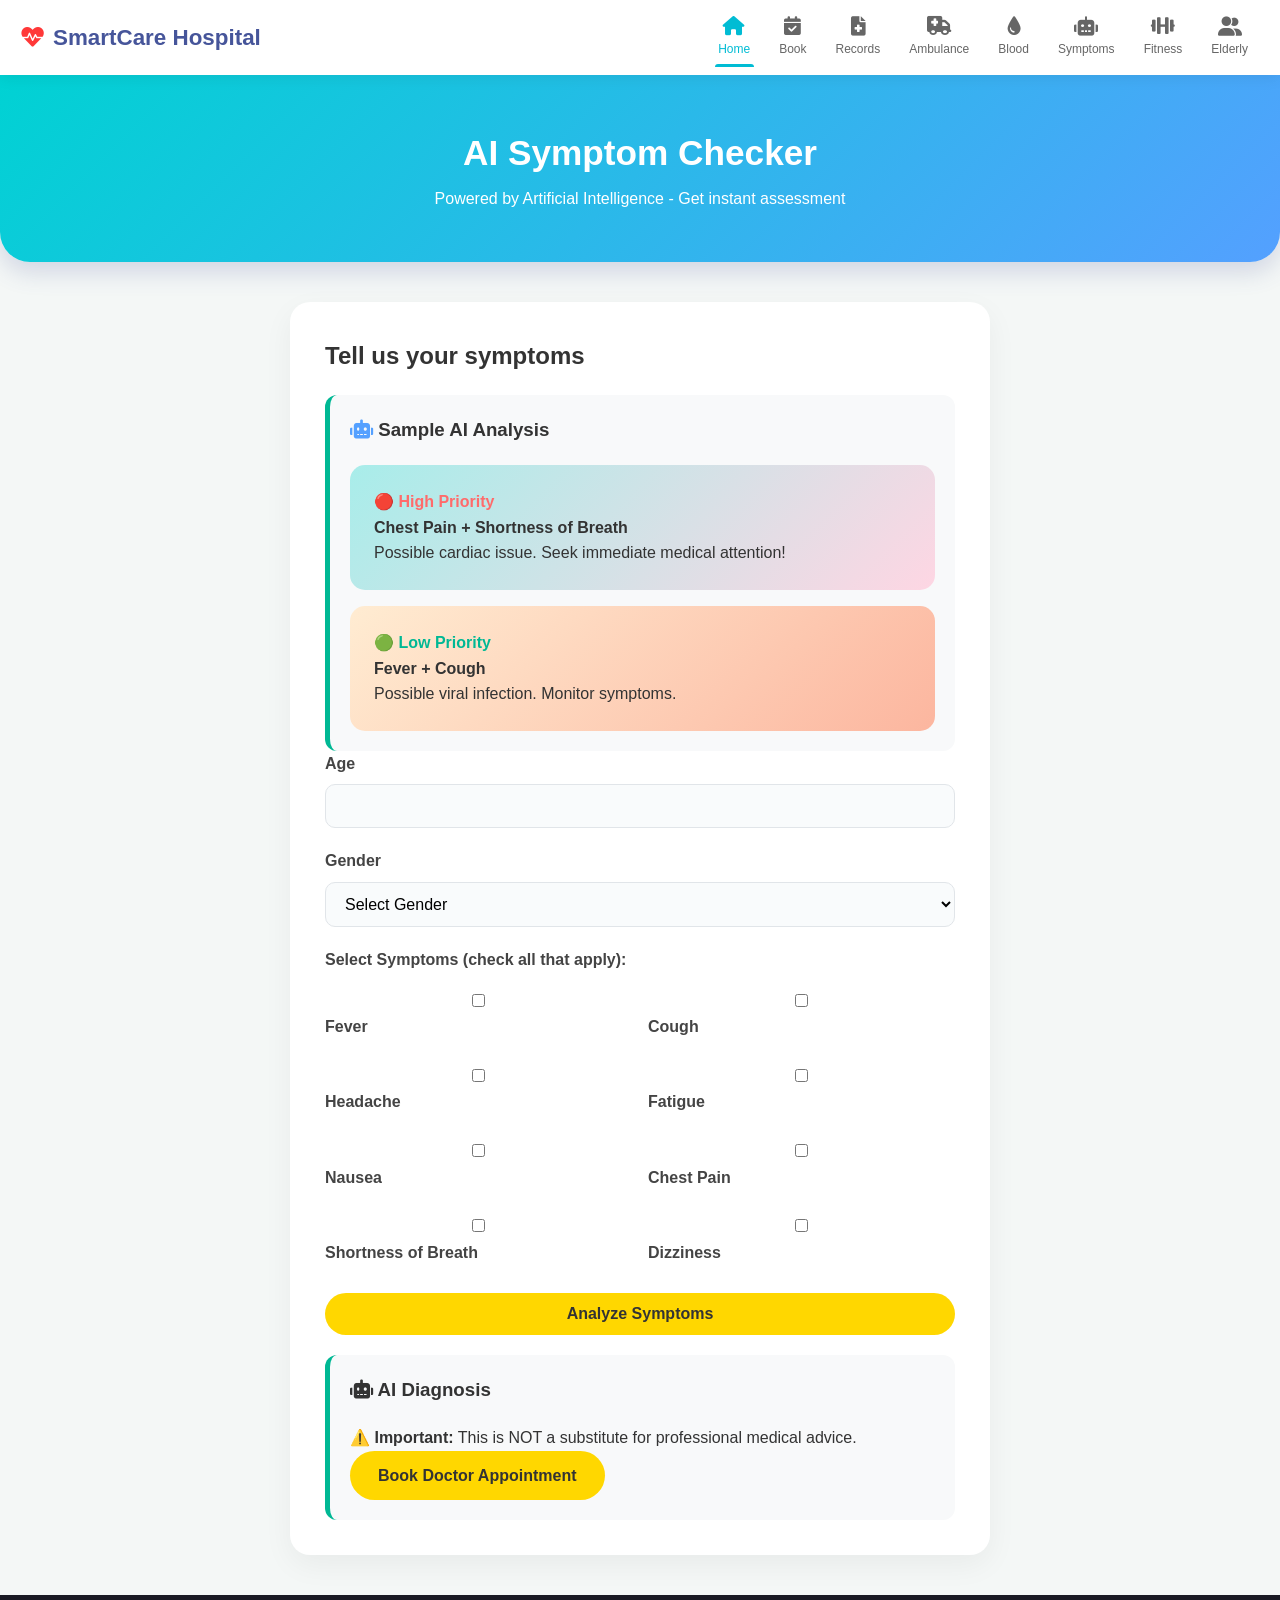
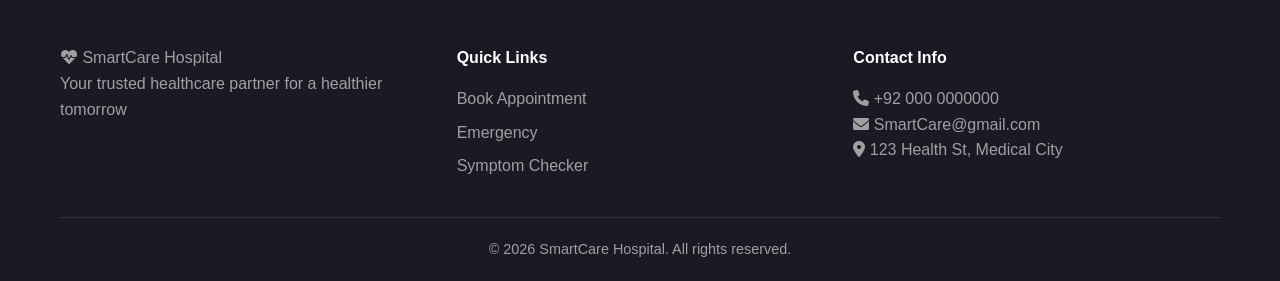
<file: symptom.html>
<!DOCTYPE html>
<html lang="en">
<head>
    <meta charset="UTF-8">
    <meta name="viewport" content="width=device-width, initial-scale=1.0">
    <title>AI Symptom Checker - SmartCare Hospital</title>
    <link rel="stylesheet" href="style.css">
    <link href="https://cdnjs.cloudflare.com/ajax/libs/font-awesome/6.0.0/css/all.min.css" rel="stylesheet">
</head>
<body>
    <!-- Navigation -->
    <nav class="navbar">
        <div class="nav-container">
            <a href="index.html" class="nav-logo">
                <i class="fas fa-heartbeat"></i> SmartCare Hospital
            </a>
            <ul class="nav-menu">
                <li class="nav-item"><a href="index.html" class="nav-link active"><i class="fas fa-home"></i><span>Home</span></a></li>
                <li class="nav-item"><a href="appointment.html" class="nav-link"><i class="fas fa-calendar-check"></i><span>Book</span></a></li>
                <li class="nav-item"><a href="records.html" class="nav-link"><i class="fas fa-file-medical"></i><span>Records</span></a></li>
                <li class="nav-item"><a href="ambulance.html" class="nav-link"><i class="fas fa-ambulance"></i><span>Ambulance</span></a></li>
                <li class="nav-item"><a href="blood.html" class="nav-link"><i class="fas fa-tint"></i><span>Blood</span></a></li>
                <li class="nav-item"><a href="symptom.html" class="nav-link"><i class="fas fa-robot"></i><span>Symptoms</span></a></li>
                <li class="nav-item"><a href="fitness.html" class="nav-link"><i class="fas fa-dumbbell"></i><span>Fitness</span></a></li>
                <li class="nav-item"><a href="elderly.html" class="nav-link"><i class="fas fa-user-friends"></i><span>Elderly</span></a></li>
            </ul>
        </div>
    </nav>

    <!--Hidden header-->
    <section class="page-header" style="background: linear-gradient(135deg, #00d2d3, #54a0ff);">
        <div class="container">
            <h1>AI Symptom Checker</h1>
            <p>Powered by Artificial Intelligence - Get instant assessment</p>
        </div>
    </section>

    <!--Form body-->
    <div class="container">
        <div class="form-container">
            <h2>Tell us your symptoms</h2>
            <form id="symptomForm">
                <div class="result-box glow demo-content">
                    <h3><i class="fas fa-robot" style="color: #54a0ff;"></i> Sample AI Analysis</h3>
                <div style="background: linear-gradient(135deg, #a8edea, #fed6e3); padding: 1.5rem; border-radius: 15px; margin: 1rem 0;">
                      <h4 style="color: #ff6b6b;">🔴 High Priority</h4>
                      <p><strong>Chest Pain + Shortness of Breath</strong></p>
                     <p>Possible cardiac issue. Seek immediate medical attention!</p>
                </div>
                      <div style="background: linear-gradient(135deg, #ffecd2, #fcb69f); padding: 1.5rem; border-radius: 15px;">
                   <h4 style="color: #00b894;">🟢 Low Priority</h4>
                  <p><strong>Fever + Cough</strong></p>
                    <p>Possible viral infection. Monitor symptoms.</p>
            </div>
    </div>
                <div class="form-group">
                    <label>Age</label>
                    <input type="number" min="1" max="120" required>
                </div>
                <div class="form-group">
                    <label>Gender</label>
                    <select required>
                        <option value="">Select Gender</option>
                        <option value="male">Male</option>
                        <option value="female">Female</option>
                        <option value="other">Other</option>
                    </select>
                </div>
                
                <div class="form-group">
                    <label>Select Symptoms (check all that apply):</label>
                    <div style="display: grid; grid-template-columns: 1fr 1fr; gap: 1rem; margin-top: 1rem;">
                        <label><input type="checkbox" name="symptoms" value="fever"> Fever</label>
                        <label><input type="checkbox" name="symptoms" value="cough"> Cough</label>
                        <label><input type="checkbox" name="symptoms" value="headache"> Headache</label>
                        <label><input type="checkbox" name="symptoms" value="fatigue"> Fatigue</label>
                        <label><input type="checkbox" name="symptoms" value="nausea"> Nausea</label>
                        <label><input type="checkbox" name="symptoms" value="chest_pain"> Chest Pain</label>
                        <label><input type="checkbox" name="symptoms" value="short_breath"> Shortness of Breath</label>
                        <label><input type="checkbox" name="symptoms" value="dizziness"> Dizziness</label>
                    </div>
                </div>
                
                <button type="submit" class="btn btn-primary" style="width: 100%;">Analyze Symptoms</button>
            </form>

            <div id="diagnosisResult" class="result-box glow" style="display:block;">
                <h3><i class="fas fa-robot"></i> AI Diagnosis</h3>
                <div id="diagnosisText"></div>
                <div style="margin-top: 1rem;">
                    <p><strong>⚠️ Important:</strong> This is NOT a substitute for professional medical advice.</p>
                    <a href="appointment.html" class="btn btn-primary">Book Doctor Appointment</a>
                </div>
            </div>
        </div>
    </div>

     <!-- Footer is same for all pages-->
    <footer class="footer">
        <div class="container">
            <div class="footer-content">
                <div class="footer-section">
                    <div class="footer-logo">
                        <i class="fas fa-heartbeat"></i>
                        SmartCare Hospital
                    </div>
                    <p>Your trusted healthcare partner for a healthier tomorrow</p>
                </div>
                <div class="footer-section">
                    <h4>Quick Links</h4>
                    <ul>
                        <li><a href="appointment.html">Book Appointment</a></li>
                        <li><a href="ambulance.html">Emergency</a></li>
                        <li><a href="symptom.html">Symptom Checker</a></li>
                    </ul>
                </div>
                <div class="footer-section">
                    <h4>Contact Info</h4>
                    <p><i class="fas fa-phone"></i> +92 000 0000000</p>
                    <p><i class="fas fa-envelope"></i> SmartCare@gmail.com</p>
                    <p><i class="fas fa-map-marker-alt"></i> 123 Health St, Medical City</p>
                </div>
            </div>
            <div class="footer-bottom">
                <p>&copy; 2026 SmartCare Hospital. All rights reserved.</p>
            </div>
        </div>
    </footer>
</body>
</html>
</file>
<file: style.css>
/* =========================================
   GLOBAL & RESET
========================================= */
* {
    margin: 0;
    padding: 0;
    box-sizing: border-box;
}

body {
    font-family: 'Segoe UI', Tahoma, Geneva, Verdana, sans-serif;
    line-height: 1.6;
    color: #333;
    background-color: #f4f7f6;
    padding-top: 75px; /* Fixes content hiding under fixed nav */
}

.container {
    max-width: 1200px;
    margin: 0 auto;
    padding: 0 20px;
}

/* =========================================
   NAVIGATION (Design #5 - Material Style)
========================================= */
.navbar {
    background: #ffffff;
    position: fixed;
    top: 0;
    width: 100%;
    z-index: 1000;
    box-shadow: 0 2px 15px rgba(0,0,0,0.08);
}

.nav-container {
    max-width: 1300px;
    margin: 0 auto;
    padding: 0 20px;
    display: flex;
    justify-content: space-between;
    align-items: center;
    height: 75px;
}

.nav-logo {
    font-size: 1.4rem;
    font-weight: 700;
    color: #46559a;
    display: flex;
    align-items: center;
    gap: 8px;
    text-decoration: none;
    white-space: nowrap;
}

.nav-logo i {
    color: #ff3838;
}

.nav-menu {
    display: flex;
    list-style: none;
    gap: 5px;
}

.nav-item {
    display: flex;
}

.nav-link {
    display: flex;
    flex-direction: column;
    align-items: center;
    justify-content: center;
    color: #666;
    text-decoration: none;
    font-weight: 500;
    font-size: 0.75rem; /* Small clean text */
    padding: 8px 12px;
    border-radius: 8px;
    transition: all 0.3s ease;
    position: relative;
    gap: 4px;
    border: none;
}

.nav-link i {
    font-size: 1.2rem;
}

/* Hover State */
.nav-link:hover {
    background: #f5f5f5;
    color: #333;
}

/* Active State (Design #5: Blue icon & underline) */
.nav-link.active {
    color: #00bcd4;
    background: transparent;
}

.nav-link.active i {
    color: #00bcd4;
}

.nav-link.active::after {
    content: '';
    position: absolute;
    bottom: 0;
    left: 15%;
    width: 70%;
    height: 3px;
    background: #00bcd4;
    border-radius: 3px 3px 0 0;
}

/* =========================================
   HEADERS & HERO (Fixed Layout)
========================================= */
.hero {
    background: linear-gradient(135deg, #5f73ce 0%, #9259cb 100%);
    color: white;
    padding: 100px 20px 80px;
    text-align: center;
    border-radius: 0 0 40px 40px;
    margin-bottom: 40px;
    position: relative;
    overflow: hidden;
}

/* Wave Animation */
.hero::before {
    content: '';
    position: absolute;
    top: 0;
    left: 0;
    right: 0;
    bottom: 0;
    background: url('data:image/svg+xml,<svg xmlns="http://www.w3.org/2000/svg" viewBox="0 0 1000 100" fill="%23ffffff15"><path d="M0 0L50 100L100 0Z"/></svg>');
    animation: wave 20s linear infinite;
    z-index: 1;
}

@keyframes wave {
    0% { transform: translateX(0); }
    100% { transform: translateX(1000px); }
}

.hero .container {
    position: relative;
    z-index: 2;
}

.hero h1 {
    font-size: 2.8rem;
    margin-bottom: 15px;
    font-weight: 800;
}

.hero p {
    font-size: 1.1rem;
    margin-bottom: 30px;
    opacity: 0.9;
}

.hero-buttons {
    display: flex;
    gap: 15px;
    justify-content: center;
    align-items: center;
    flex-wrap: wrap;
}

.hero-stats {
    display: flex;
    justify-content: center;
    gap: 3rem;
    margin-top: 50px;
}

.stat h3 {
    font-size: 2.2rem;
    color: #ffd700;
    margin-bottom: 5px;
}

/* Page Headers for sub-pages */
.page-header {
    background: linear-gradient(135deg, #46559a 0%, #5b387e 100%);
    color: white;
    padding: 50px 20px;
    text-align: center;
    border-radius: 0 0 30px 30px;
    margin-bottom: 40px;
    box-shadow: 0 10px 25px rgba(70, 85, 154, 0.2);
}

.page-header h1 {
    font-size: 2.2rem;
    margin-bottom: 5px;
}

/* =========================================
   BUTTONS & FORMS
========================================= */
.btn {
    padding: 12px 28px;
    border: none;
    border-radius: 30px;
    font-size: 1rem;
    font-weight: 600;
    cursor: pointer;
    transition: all 0.3s ease;
    text-decoration: none;
    display: inline-block;
}

.btn-primary {
    background: #ffd700;
    color: #333;
}

.btn-primary:hover {
    background: #ffcc00;
    transform: translateY(-2px);
    box-shadow: 0 8px 20px rgba(255,215,0,0.4);
}

.btn-secondary {
    background: rgba(255, 255, 255, 0.1);
    color: white;
    border: 2px solid white;
}

.btn-secondary:hover {
    background: white;
    color: #5f73ce;
    transform: translateY(-2px);
}

.form-container {
    background: white;
    padding: 35px;
    border-radius: 20px;
    box-shadow: 0 10px 30px rgba(0,0,0,0.05);
    margin-bottom: 40px;
    max-width: 700px; /* Keeps forms from stretching too wide */
    margin-left: auto;
    margin-right: auto;
}

.form-container h2, .form-container h3 {
    margin-bottom: 20px;
    color: #333;
}

.form-group {
    margin-bottom: 20px;
}

.form-group label {
    display: block;
    margin-bottom: 8px;
    font-weight: 600;
    color: #444;
}

.form-group input,
.form-group select,
.form-group textarea {
    width: 100%;
    padding: 12px 15px;
    border: 1.5px solid #e1e5e9;
    border-radius: 10px;
    font-size: 1rem;
    background: #f9fbfc;
    transition: all 0.3s;
}

.form-group input:focus,
.form-group select:focus,
.form-group textarea:focus {
    outline: none;
    border-color: #5f73ce;
    background: white;
    box-shadow: 0 0 0 4px rgba(95, 115, 206, 0.1);
}

.result-box {
    background: #f8f9fa;
    padding: 20px;
    border-radius: 12px;
    margin-top: 20px;
    border-left: 5px solid #00b894;
}

/* =========================================
   SERVICES GRID
========================================= */
.services {
    padding: 20px 0 60px;
}

.section-title {
    text-align: center;
    font-size: 2rem;
    margin-bottom: 40px;
    color: #333;
}

.services-grid {
    display: grid;
    grid-template-columns: repeat(auto-fit, minmax(280px, 1fr));
    gap: 25px;
}

.service-card {
    background: white;
    padding: 30px 20px;
    border-radius: 15px;
    text-align: center;
    cursor: pointer;
    transition: all 0.3s ease;
    box-shadow: 0 5px 15px rgba(0,0,0,0.05);
    border-top: 5px solid transparent;
}

.service-card:hover {
    transform: translateY(-8px);
    box-shadow: 0 15px 30px rgba(95, 115, 206, 0.15);
    border-top-color: #5f73ce;
}

.service-card i {
    font-size: 2.5rem;
    color: #5f73ce;
    margin-bottom: 15px;
}

.service-card h3 {
    font-size: 1.2rem;
    margin-bottom: 10px;
}

.service-card p {
    color: #666;
    font-size: 0.9rem;
}

/* =========================================
   FOOTER
========================================= */
.footer {
    background: #1a1a24;
    color: #a0a0a0;
    padding: 50px 0 20px;
    margin-top: 40px;
}

.footer-content {
    display: grid;
    grid-template-columns: repeat(auto-fit, minmax(250px, 1fr));
    gap: 30px;
    margin-bottom: 30px;
}

.footer-section h4 {
    color: white;
    margin-bottom: 15px;
}

.footer-section ul {
    list-style: none;
}

.footer-section ul li {
    margin-bottom: 8px;
}

.footer-section a {
    color: #a0a0a0;
    text-decoration: none;
    transition: color 0.3s;
}

.footer-section a:hover {
    color: #ffd700;
}

.footer-bottom {
    text-align: center;
    padding-top: 20px;
    border-top: 1px solid #333;
    font-size: 0.9rem;
}

/* =========================================
   RESPONSIVE DESIGN
========================================= */
@media (max-width: 950px) {
    .nav-menu {
        width: 100%;
        overflow-x: auto;
        justify-content: flex-start;
        padding-bottom: 5px;
    }

    .nav-link span {
        display: none; /* Hides text on mobile, shows only icons */
    }

    .nav-link i {
        font-size: 1.4rem;
    }
    
    .nav-link.active::after {
        left: 10%;
        width: 80%;
    }

    .hero-stats {
        flex-direction: column;
        gap: 2rem;
    }
}

@media (max-width: 768px) {
    .hero h1, .page-header h1 {
        font-size: 1.8rem;
    }

    .hero-buttons {
        flex-direction: column;
        width: 100%;
    }

    .btn {
        width: 100%;
        text-align: center;
    }

    /* Fix two-column grids in HTML on mobile */
    div[style*="grid-template-columns: 1fr 1fr"] {
        grid-template-columns: 1fr !important;
    }
}
</file>
